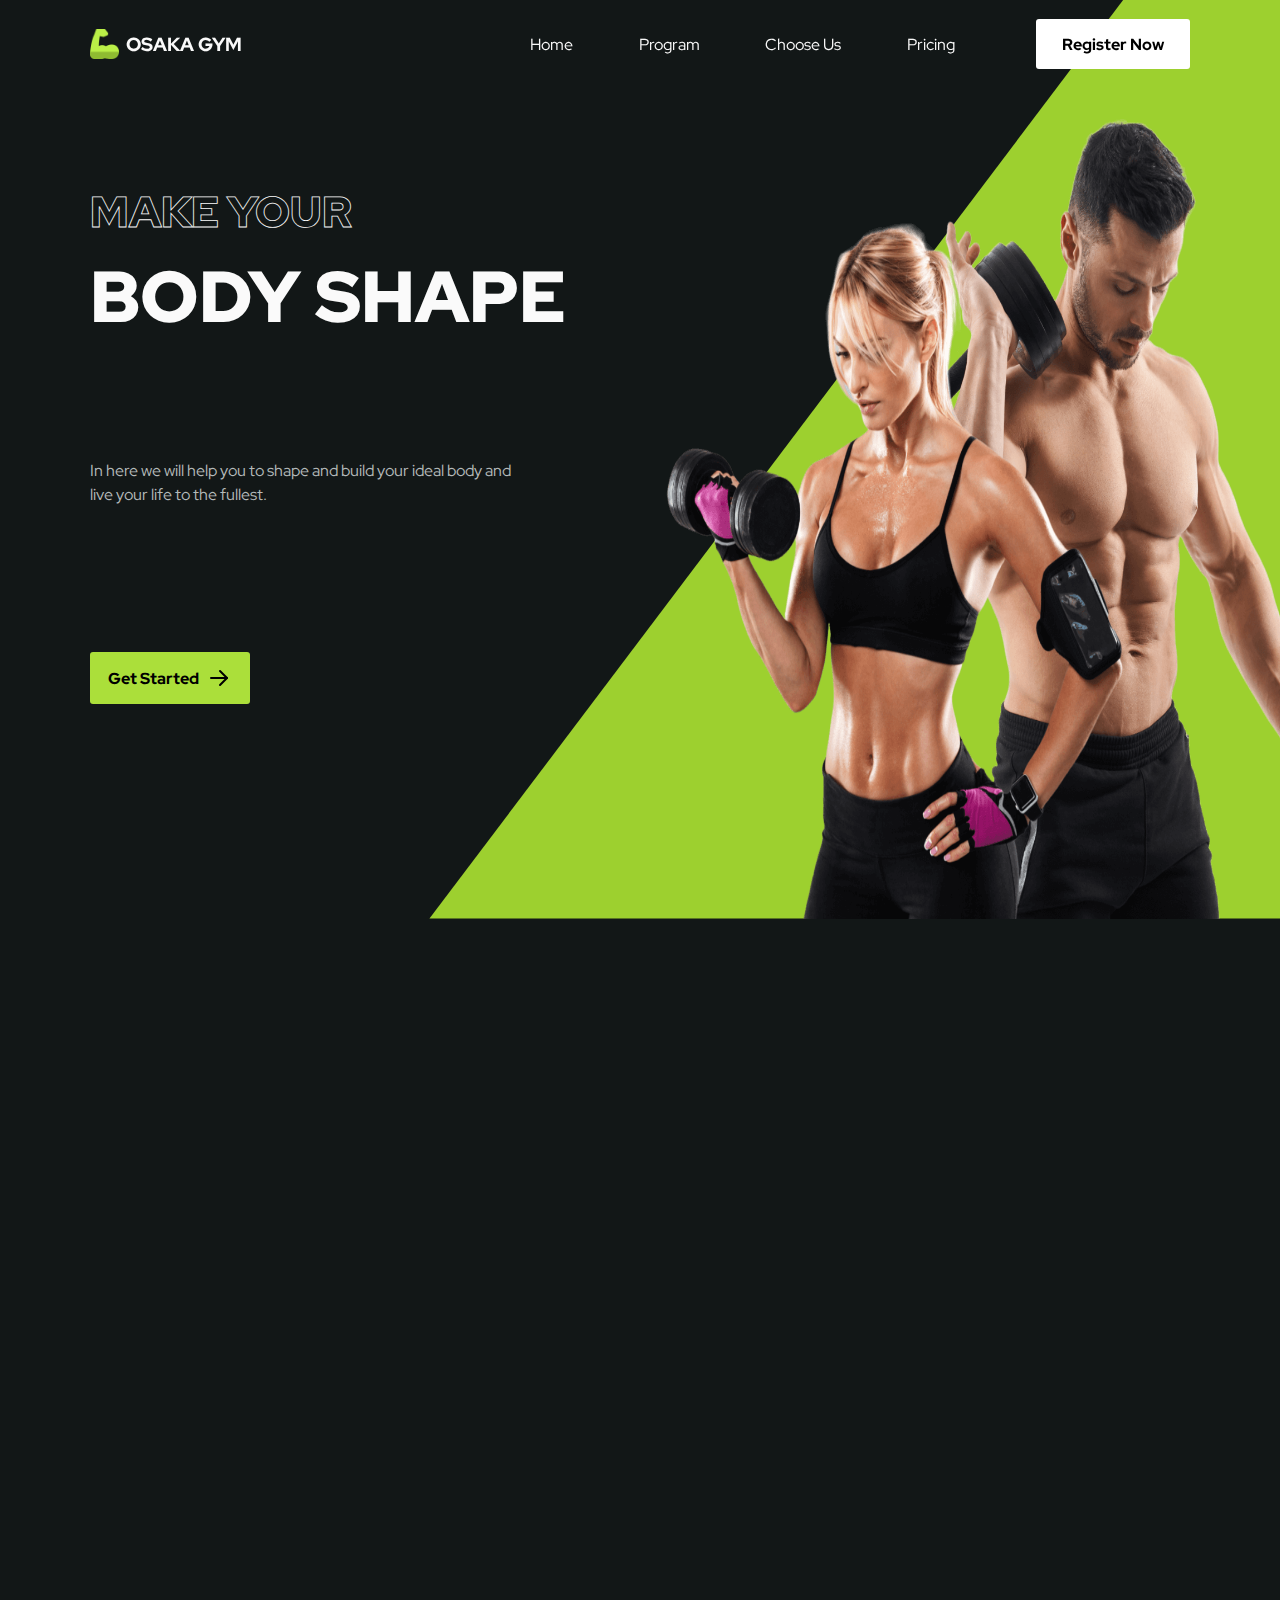
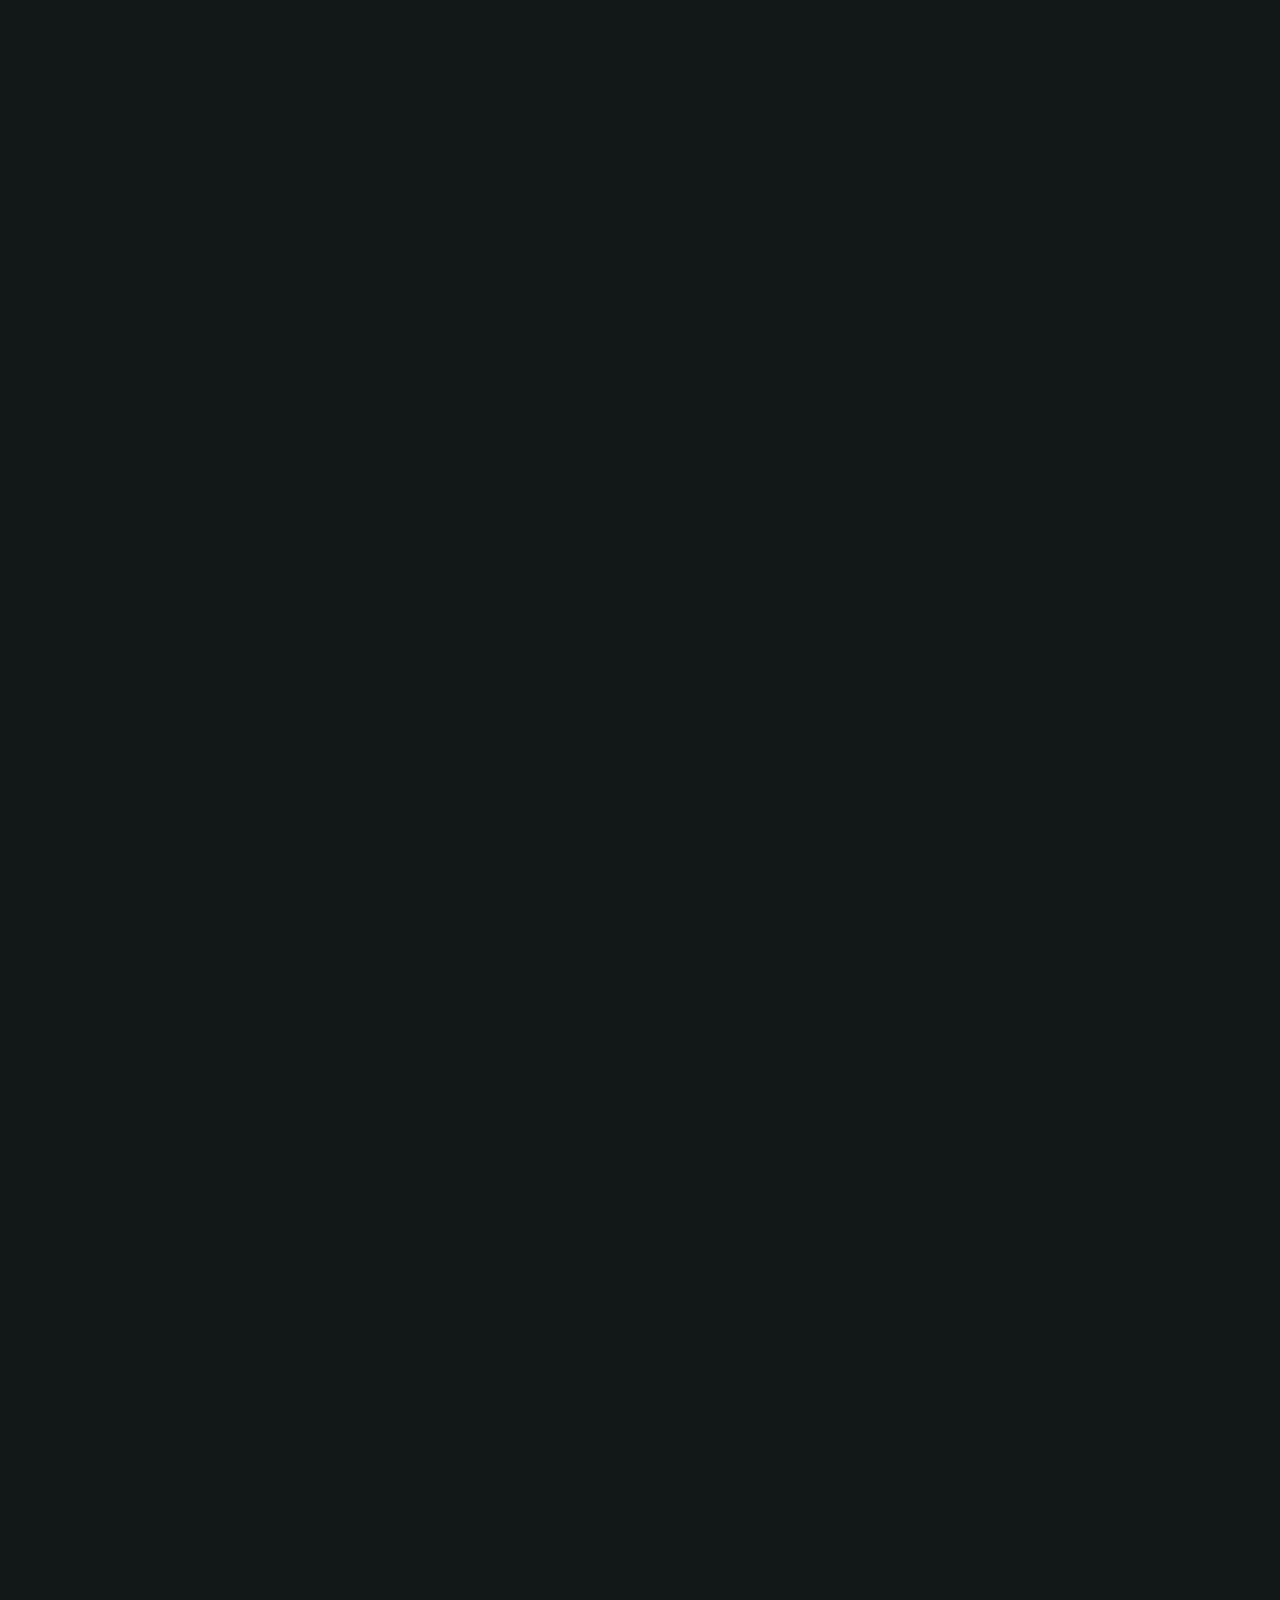
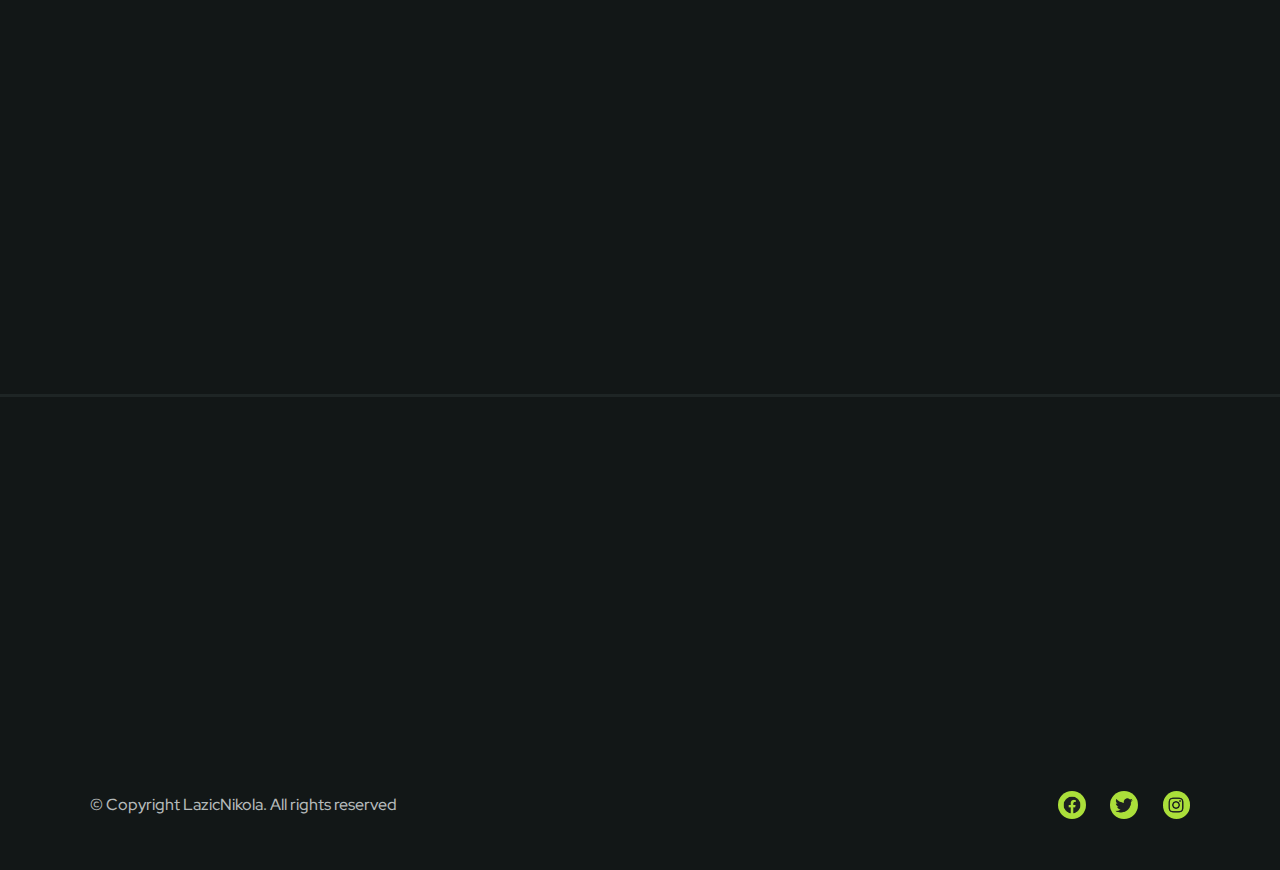
<file: index.html>
<!DOCTYPE html>
<html lang="en">
  <head>
    <meta charset="UTF-8" />
    <meta name="viewport" content="width=device-width, initial-scale=1.0" />
    <link rel="shortcut icon" href="img/favicon.png" type="image/x-icon" />
    <link rel="stylesheet" href="styles/style.css" />
    <script src="js/main.js" defer></script>
    <title>Osaka Gym</title>
  </head>
  <body>
    <!-- ============== HEADER ============== -->
    <header>
      <nav>
        <div class="logo">
          <img src="img/logo-nav.png" alt="logo image" class="gym-name-img" />
          <p class="gym-name">OSAKA GYM</p>
        </div>
        <div class="nav-menu">
          <button class="nav-menu-exit-button"></button>
          <ul>
            <li><a href="home" class="nav-home nav-link">Home</a></li>
            <li><a href="program" class="nav-program nav-link">Program</a></li>
            <li>
              <a href="choose-us" class="nav-choose-us nav-link">Choose Us</a>
            </li>
            <li>
              <a
                href="html/pricing.html"
                class="nav-pricing nav-link"
                target="_blank"
                >Pricing</a
              >
            </li>
          </ul>
          <button class="register-button">Register Now</button>
        </div>
        <button class="nav-menu-open-button"></button>
      </nav>
    </header>
    <!--==================== MAIN ====================-->
    <main>
      <!--==================== HOME ====================-->
      <div class="home">
        <div class="home-left">
          <h1><span>MAKE YOUR</span><br />BODY SHAPE</h1>
          <p>
            In here we will help you to shape and build your ideal body and live
            your life to the fullest.
          </p>
          <button class="get-started">
            Get Started
            <img
              src="img/arrow-right.svg"
              alt="arrow right"
              class="arrow-right"
            />
          </button>
        </div>
        <div class="home-right">
          <img src="img/home-img.png" alt="gym models" />
          <div class="triangle"></div>
        </div>
      </div>
      <!--==================== PARTNER LOGO ====================-->
      <div class="partner-logo main-element-bottom">
        <img src="img/logo1.png" alt="allianz logo" />
        <img src="img/logo2.png" alt="diadora logo" />
        <img src="img/logo3.png" alt="herbalife logo" />
        <img src="img/logo4.png" alt="asics logo" />
      </div>

      <!--==================== PROGRAM ====================-->
      <div class="program main-element-bottom">
        <h1 class="training-program">Our Program</h1>
        <h2 class="training-program"><span>BUILD YOUR</span> BEST BODY</h2>
        <div class="program-types">
          <div class="flex-muscle training-program">
            <div class="program-image-container">
              <img src="img/program1.png" alt="gym dumbbell" />
            </div>
            <h3>Flex Muscle</h3>
            <p>
              Creating tension that's temporarily making the muscle fibers
              smaller or contracted.
            </p>
            <a href="html/flex-muscle.html" target="_blank"
              ><button class="arrow-right-gray"></button
            ></a>
          </div>
          <div class="cardio-exercise training-program">
            <div class="program-image-container">
              <img src="img/program2.png" alt="vitality watch" />
            </div>
            <h3>Cardio Exercise</h3>
            <p>
              Exercise your heart rate up and keeps it up for a prolonged period
              of time.
            </p>
            <a href="html/cardio-exercise.html" target="_blank"
              ><button class="arrow-right-gray"></button
            ></a>
          </div>
          <div class="basic-yoga training-program">
            <div class="program-image-container">
              <img src="img/program3.png" alt="man doing yoga" />
            </div>
            <h3>Basic Yoga</h3>
            <p>
              Diaphragmatic this is the most common breathing technique you'll
              find in yoga.
            </p>
            <a href="html/basic-yoga.html" target="_blank"
              ><button class="arrow-right-gray"></button
            ></a>
          </div>
          <div class="weight-lifting training-program">
            <div class="program-image-container">
              <img src="img/program4.png" alt="gym kettlebell" />
            </div>
            <h3>Weight Lifting</h3>
            <p>
              Attempts a maximum weight single lift of a barbell loaded with
              weight plates.
            </p>
            <a href="html/weight-lifting.html" target="_blank"
              ><button class="arrow-right-gray"></button
            ></a>
          </div>
        </div>
      </div>

      <!--==================== CHOOSE US ====================-->
      <div class="choose-us">
        <div class="choose-us-left main-element-left">
          <img src="img/choose-img.png" alt="gym models" />
          <div class="triangle-second"></div>
        </div>
        <div class="choose-us-right main-element-right">
          <h1>Best Reason</h1>
          <h2><span>WHY</span> CHOOSE US?</h2>
          <p>
            Choose your favorite class and start now. Remember the only bad
            workout is the one you didn't do.
          </p>
          <div class="achievements">
            <div class="members">
              <p><span>200+</span><br />Total Members</p>
            </div>
            <div class="trainers">
              <p><span>50+</span><br />Best Trainers</p>
            </div>
            <div class="programs">
              <p><span>25+</span><br />Programs</p>
            </div>
            <div class="awards">
              <p><span>100+</span><br />Awards</p>
            </div>
          </div>
        </div>
      </div>

      <!--==================== CALCULATE ====================-->
      <div class="calculate">
        <div class="calculate-left main-element-left">
          <h1><span>CALCULATE</span> YOUR BMI</h1>
          <p>
            The body mass index (BMI) calculator calculates body mass index from
            your weight and height.
          </p>
          <form class="calculator">
            <div class="calculator-container">
              <div class="height">
                <input
                  type="number"
                  placeholder="Height"
                  id="height"
                  name="height"
                  min="1"
                />
                <label for="height">cm</label>
              </div>
              <div class="weight">
                <input
                  type="number"
                  placeholder="Weight"
                  id="weight"
                  name="weight"
                  min="1"
                />
                <label for="weight">kg</label>
              </div>
            </div>
            <button type="submit" class="calculate-button">
              Calculate Now
              <img src="img/arrow-right.svg" alt="arrow right" />
            </button>
          </form>
          <div class="bmi-message-container"><p class="bmi-message"></p></div>
        </div>
        <div class="calculate-right main-element-right">
          <img src="img/calculate-img.png" alt="female fitness model" />
        </div>
      </div>
    </main>

    <!--==================== FOOTER ====================-->
    <footer>
      <div class="footer-up">
        <div class="footer-left">
          <div class="footer-logo">
            <img src="img/logo-nav.png" alt="logo image" />
            <p>OSAKA GYM</p>
          </div>
          <p>Subscribe for company updates below.</p>
          <form class="subscribe">
            <input
              type="email"
              name="email"
              id="email"
              placeholder="Your Email"
            />
            <button type="submit" class="subscribe-button">Subscribe</button>
          </form>
          <div class="subscribe-message-container">
            <p class="subscribe-message"></p>
          </div>
        </div>
        <div class="footer-right">
          <div class="services-links footer-links">
            <h2>SERVICES</h2>
            <ul>
              <li>
                <a href="" class="footer-flex-link">Flex Muscle</a>
              </li>
              <li>
                <a href="" class="footer-cardio-link">Cardio Exercise</a>
              </li>
              <li>
                <a href="" class="footer-yoga-link">Basic Yoga</a>
              </li>
              <li>
                <a href="" class="footer-weight-link">Weight Lifting</a>
              </li>
            </ul>
          </div>
          <div class="pricing-links footer-links">
            <h2>PRICING</h2>
            <ul>
              <li><a href="html/pricing.html" target="_blank">Basic</a></li>
              <li>
                <a href="html/pricing.html" target="_blank">Premium</a>
              </li>
              <li>
                <a href="html/pricing.html" target="_blank">Diamond</a>
              </li>
            </ul>
          </div>
          <div class="company-links footer-links">
            <h2>COMPANY</h2>
            <ul>
              <li><a href="">About Us</a></li>
              <li><a href="">Careers</a></li>
              <li><a href="">Customers</a></li>
              <li><a href="">Partners</a></li>
            </ul>
          </div>
        </div>
      </div>
      <div class="footer-down">
        <p>&copy Copyright LazicNikola. All rights reserved</p>
        <ul class="social-network">
          <li class="social-network-logo-container">
            <a href="https://www.facebook.com/?locale=sr_RS" target="_blank"
              ><img src="img/facebook.png" alt="facebook logo"
            /></a>
          </li>
          <li class="social-network-logo-container">
            <a href="https://x.com/" target="_blank"
              ><img src="img/twitter.png" alt="twitter logo"
            /></a>
          </li>
          <li class="social-network-logo-container">
            <a href="https://www.instagram.com/" target="_blank"
              ><img src="img/instagram.png" alt="instagram logo"
            /></a>
          </li>
        </ul>
      </div>
    </footer>
    <button class="scroll-up"></button>
    <div class="nav-bar-exit-background"></div>
    <div class="register-form">
      <form>
        <input
          type="text"
          placeholder="First Name"
          name="first-name"
          id="first-name"
          class="register-input"
        />
        <input
          type="text"
          placeholder="Last Name"
          name="last-name"
          id="last-name"
          class="register-input"
        />
        <input
          type="email"
          name="register-email"
          id="register-email"
          placeholder="Email"
        />
        <div class="register-message-container">
          <p class="register-message"></p>
        </div>
        <button class="submit-register-button" type="submit">Register</button>
      </form>
    </div>
  </body>
</html>
</file>
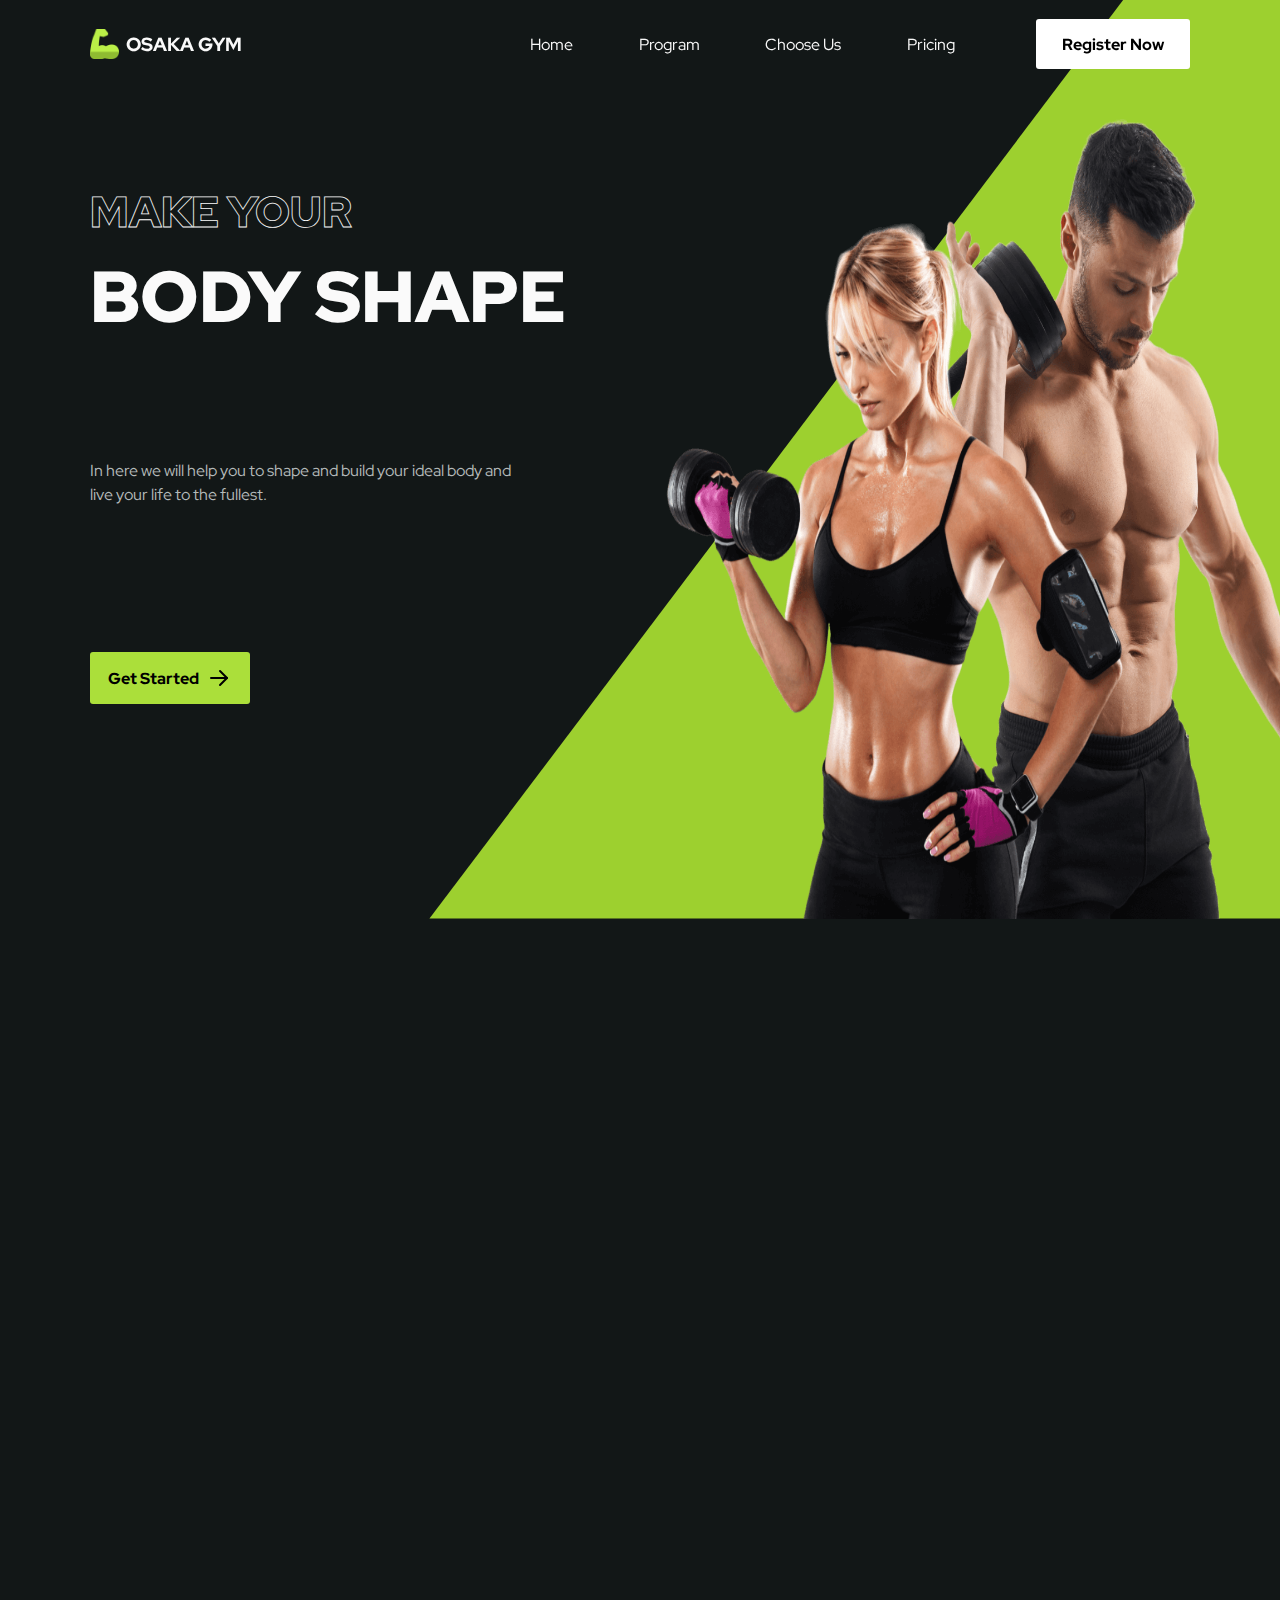
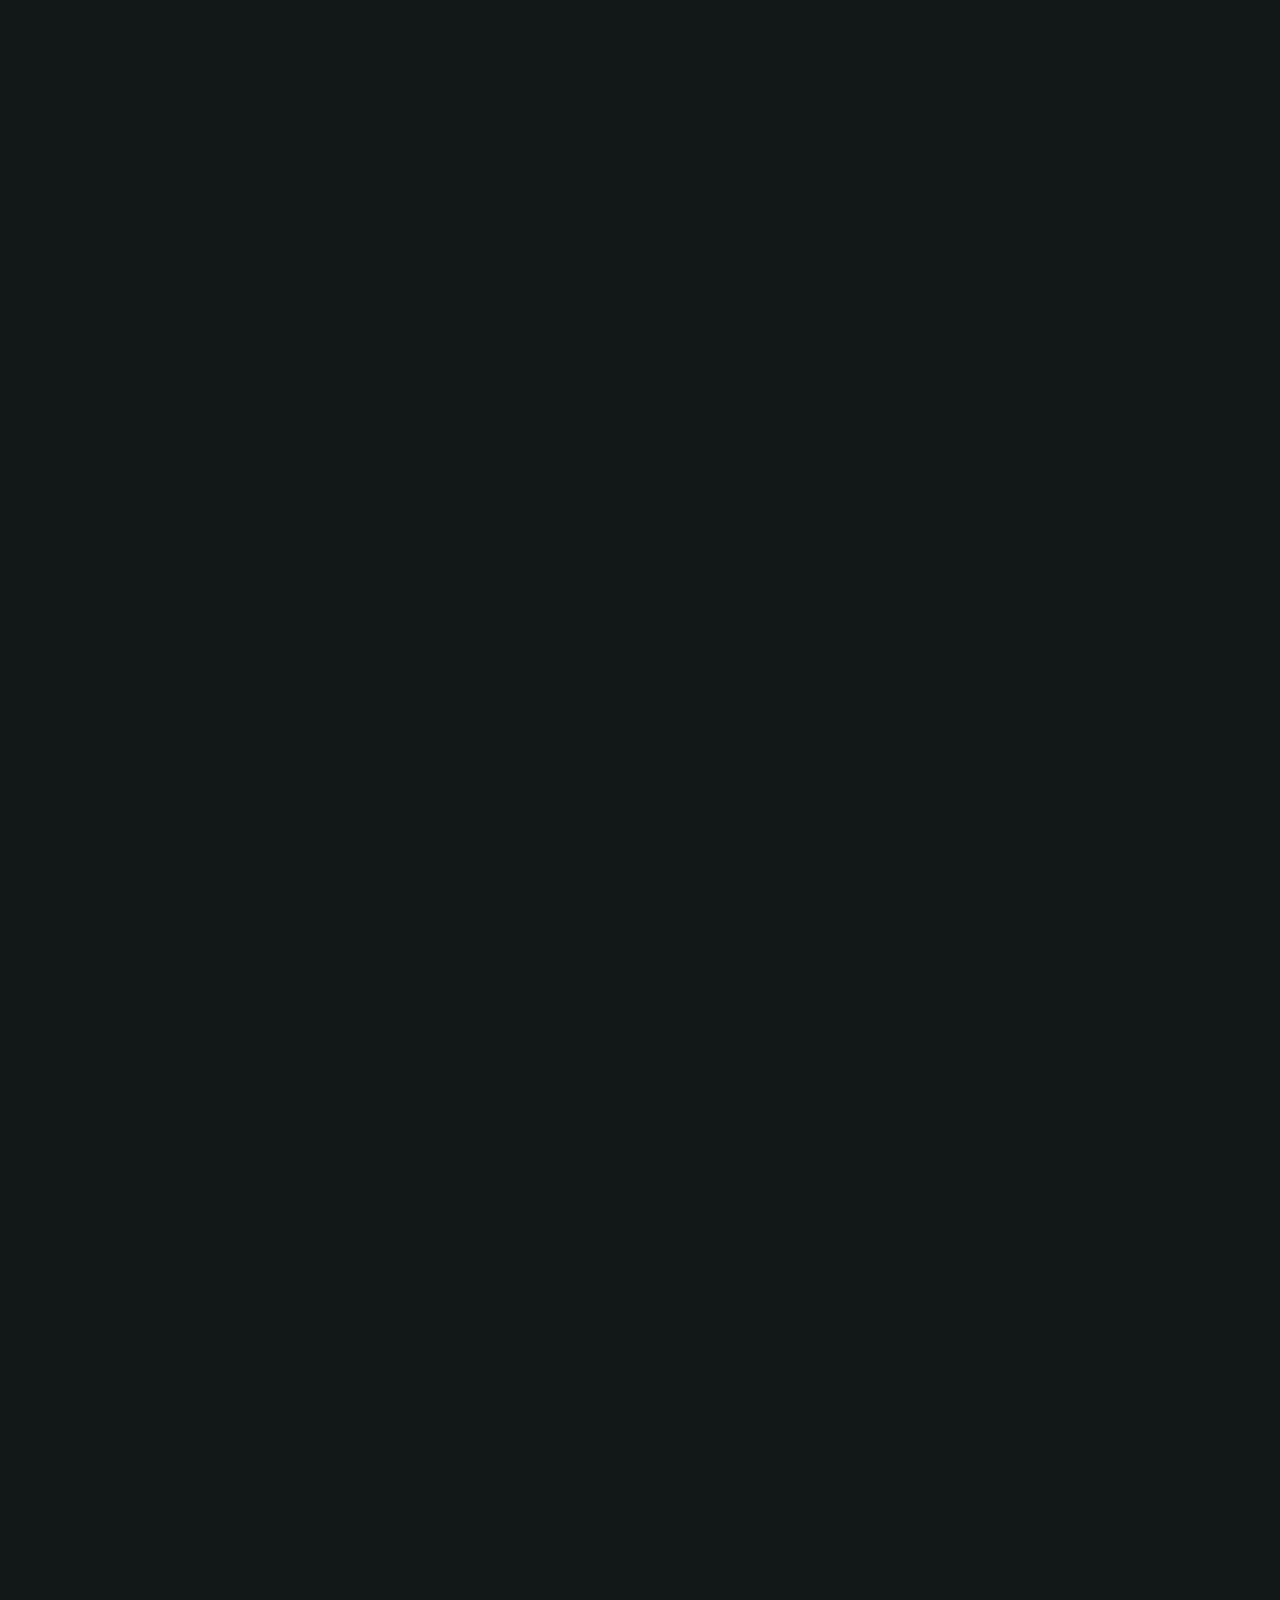
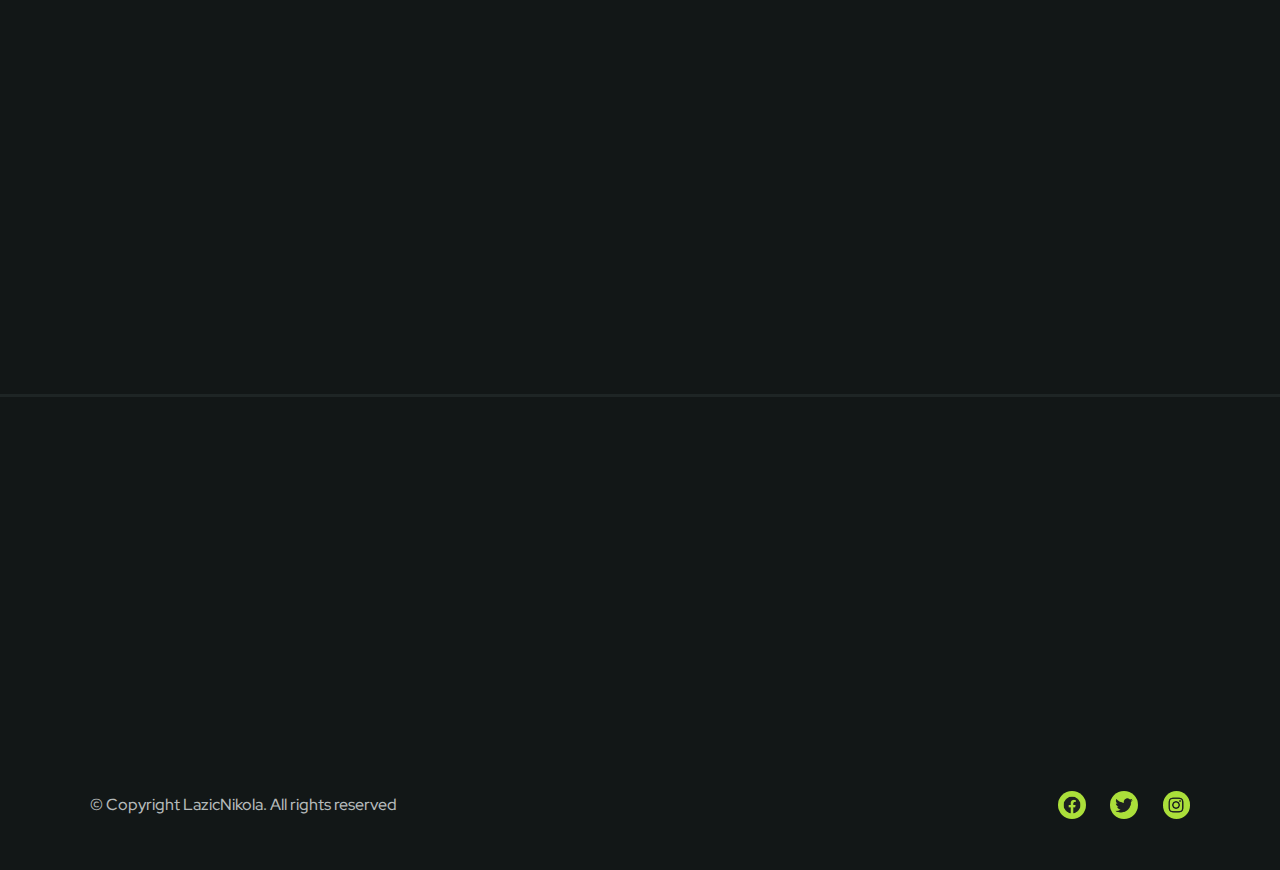
<file: html/index.html>
<!DOCTYPE html>
<html lang="en">
  <head>
    <meta charset="UTF-8" />
    <meta name="viewport" content="width=device-width, initial-scale=1.0" />
    <link rel="shortcut icon" href="../img/favicon.png" type="image/x-icon" />
    <link rel="stylesheet" href="../styles/style.css" />
    <script src="../js/main.js" defer></script>
    <title>Osaka Gym</title>
  </head>
  <body>
    <!-- ============== HEADER ============== -->
    <header>
      <nav>
        <div class="logo">
          <img
            src="../img/logo-nav.png"
            alt="logo image"
            class="gym-name-img"
          />
          <p class="gym-name">OSAKA GYM</p>
        </div>
        <div class="nav-menu">
          <button class="nav-menu-exit-button"></button>
          <ul>
            <li><a href="home" class="nav-home nav-link">Home</a></li>
            <li><a href="program" class="nav-program nav-link">Program</a></li>
            <li>
              <a href="choose-us" class="nav-choose-us nav-link">Choose Us</a>
            </li>
            <li>
              <a
                href="../html/pricing.html"
                class="nav-pricing nav-link"
                target="_blank"
                >Pricing</a
              >
            </li>
          </ul>
          <button class="register-button">Register Now</button>
        </div>
        <button class="nav-menu-open-button"></button>
      </nav>
    </header>
    <!--==================== MAIN ====================-->
    <main>
      <!--==================== HOME ====================-->
      <div class="home">
        <div class="home-left">
          <h1><span>MAKE YOUR</span><br />BODY SHAPE</h1>
          <p>
            In here we will help you to shape and build your ideal body and live
            your life to the fullest.
          </p>
          <button class="get-started">
            Get Started
            <img
              src="../img/arrow-right.svg"
              alt="arrow right"
              class="arrow-right"
            />
          </button>
        </div>
        <div class="home-right">
          <img src="../img/home-img.png" alt="gym models" />
          <div class="triangle"></div>
        </div>
      </div>
      <!--==================== PARTNER LOGO ====================-->
      <div class="partner-logo main-element-bottom">
        <img src="../img/logo1.png" alt="allianz logo" />
        <img src="../img/logo2.png" alt="diadora logo" />
        <img src="../img/logo3.png" alt="herbalife logo" />
        <img src="../img/logo4.png" alt="asics logo" />
      </div>

      <!--==================== PROGRAM ====================-->
      <div class="program main-element-bottom">
        <h1 class="training-program">Our Program</h1>
        <h2 class="training-program"><span>BUILD YOUR</span> BEST BODY</h2>
        <div class="program-types">
          <div class="flex-muscle training-program">
            <div class="program-image-container">
              <img src="../img/program1.png" alt="gym dumbbell" />
            </div>
            <h3>Flex Muscle</h3>
            <p>
              Creating tension that's temporarily making the muscle fibers
              smaller or contracted.
            </p>
            <a href="flex-muscle.html" target="_blank"
              ><button class="arrow-right-gray"></button
            ></a>
          </div>
          <div class="cardio-exercise training-program">
            <div class="program-image-container">
              <img src="../img/program2.png" alt="vitality watch" />
            </div>
            <h3>Cardio Exercise</h3>
            <p>
              Exercise your heart rate up and keeps it up for a prolonged period
              of time.
            </p>
            <a href="cardio-exercise.html" target="_blank"
              ><button class="arrow-right-gray"></button
            ></a>
          </div>
          <div class="basic-yoga training-program">
            <div class="program-image-container">
              <img src="../img/program3.png" alt="man doing yoga" />
            </div>
            <h3>Basic Yoga</h3>
            <p>
              Diaphragmatic this is the most common breathing technique you'll
              find in yoga.
            </p>
            <a href="basic-yoga.html" target="_blank"
              ><button class="arrow-right-gray"></button
            ></a>
          </div>
          <div class="weight-lifting training-program">
            <div class="program-image-container">
              <img src="../img/program4.png" alt="gym kettlebell" />
            </div>
            <h3>Weight Lifting</h3>
            <p>
              Attempts a maximum weight single lift of a barbell loaded with
              weight plates.
            </p>
            <a href="weight-lifting.html" target="_blank"
              ><button class="arrow-right-gray"></button
            ></a>
          </div>
        </div>
      </div>

      <!--==================== CHOOSE US ====================-->
      <div class="choose-us">
        <div class="choose-us-left main-element-left">
          <img src="../img/choose-img.png" alt="gym models" />
          <div class="triangle-second"></div>
        </div>
        <div class="choose-us-right main-element-right">
          <h1>Best Reason</h1>
          <h2><span>WHY</span> CHOOSE US?</h2>
          <p>
            Choose your favorite class and start now. Remember the only bad
            workout is the one you didn't do.
          </p>
          <div class="achievements">
            <div class="members">
              <p><span>200+</span><br />Total Members</p>
            </div>
            <div class="trainers">
              <p><span>50+</span><br />Best Trainers</p>
            </div>
            <div class="programs">
              <p><span>25+</span><br />Programs</p>
            </div>
            <div class="awards">
              <p><span>100+</span><br />Awards</p>
            </div>
          </div>
        </div>
      </div>

      <!--==================== CALCULATE ====================-->
      <div class="calculate">
        <div class="calculate-left main-element-left">
          <h1><span>CALCULATE</span> YOUR BMI</h1>
          <p>
            The body mass index (BMI) calculator calculates body mass index from
            your weight and height.
          </p>
          <form class="calculator">
            <div class="calculator-container">
              <div class="height">
                <input
                  type="number"
                  placeholder="Height"
                  id="height"
                  name="height"
                  min="1"
                />
                <label for="height">cm</label>
              </div>
              <div class="weight">
                <input
                  type="number"
                  placeholder="Weight"
                  id="weight"
                  name="weight"
                  min="1"
                />
                <label for="weight">kg</label>
              </div>
            </div>
            <button type="submit" class="calculate-button">
              Calculate Now
              <img src="../img/arrow-right.svg" alt="arrow right" />
            </button>
          </form>
          <div class="bmi-message-container"><p class="bmi-message"></p></div>
        </div>
        <div class="calculate-right main-element-right">
          <img src="../img/calculate-img.png" alt="female fitness model" />
        </div>
      </div>
    </main>

    <!--==================== FOOTER ====================-->
    <footer>
      <div class="footer-up">
        <div class="footer-left">
          <div class="footer-logo">
            <img src="../img/logo-nav.png" alt="logo image" />
            <p>OSAKA GYM</p>
          </div>
          <p>Subscribe for company updates below.</p>
          <form class="subscribe">
            <input
              type="email"
              name="email"
              id="email"
              placeholder="Your Email"
            />
            <button type="submit" class="subscribe-button">Subscribe</button>
          </form>
          <div class="subscribe-message-container">
            <p class="subscribe-message"></p>
          </div>
        </div>
        <div class="footer-right">
          <div class="services-links footer-links">
            <h2>SERVICES</h2>
            <ul>
              <li>
                <a href="" class="footer-flex-link">Flex Muscle</a>
              </li>
              <li>
                <a href="" class="footer-cardio-link">Cardio Exercise</a>
              </li>
              <li>
                <a href="" class="footer-yoga-link">Basic Yoga</a>
              </li>
              <li>
                <a href="" class="footer-weight-link">Weight Lifting</a>
              </li>
            </ul>
          </div>
          <div class="pricing-links footer-links">
            <h2>PRICING</h2>
            <ul>
              <li><a href="../html/pricing.html" target="_blank">Basic</a></li>
              <li>
                <a href="../html/pricing.html" target="_blank">Premium</a>
              </li>
              <li>
                <a href="../html/pricing.html" target="_blank">Diamond</a>
              </li>
            </ul>
          </div>
          <div class="company-links footer-links">
            <h2>COMPANY</h2>
            <ul>
              <li><a href="">About Us</a></li>
              <li><a href="">Careers</a></li>
              <li><a href="">Customers</a></li>
              <li><a href="">Partners</a></li>
            </ul>
          </div>
        </div>
      </div>
      <div class="footer-down">
        <p>&copy Copyright LazicNikola. All rights reserved</p>
        <ul class="social-network">
          <li class="social-network-logo-container">
            <a href="https://www.facebook.com/?locale=sr_RS" target="_blank"
              ><img src="../img/facebook.png" alt="facebook logo"
            /></a>
          </li>
          <li class="social-network-logo-container">
            <a href="https://x.com/" target="_blank"
              ><img src="../img/twitter.png" alt="twitter logo"
            /></a>
          </li>
          <li class="social-network-logo-container">
            <a href="https://www.instagram.com/" target="_blank"
              ><img src="../img/instagram.png" alt="instagram logo"
            /></a>
          </li>
        </ul>
      </div>
    </footer>
    <button class="scroll-up"></button>
    <div class="nav-bar-exit-background"></div>
    <div class="register-form">
      <form>
        <input
          type="text"
          placeholder="First Name"
          name="first-name"
          id="first-name"
          class="register-input"
        />
        <input
          type="text"
          placeholder="Last Name"
          name="last-name"
          id="last-name"
          class="register-input"
        />
        <input
          type="email"
          name="register-email"
          id="register-email"
          placeholder="Email"
        />
        <div class="register-message-container">
          <p class="register-message"></p>
        </div>
        <button class="submit-register-button" type="submit">Register</button>
      </form>
    </div>
  </body>
</html>
</file>
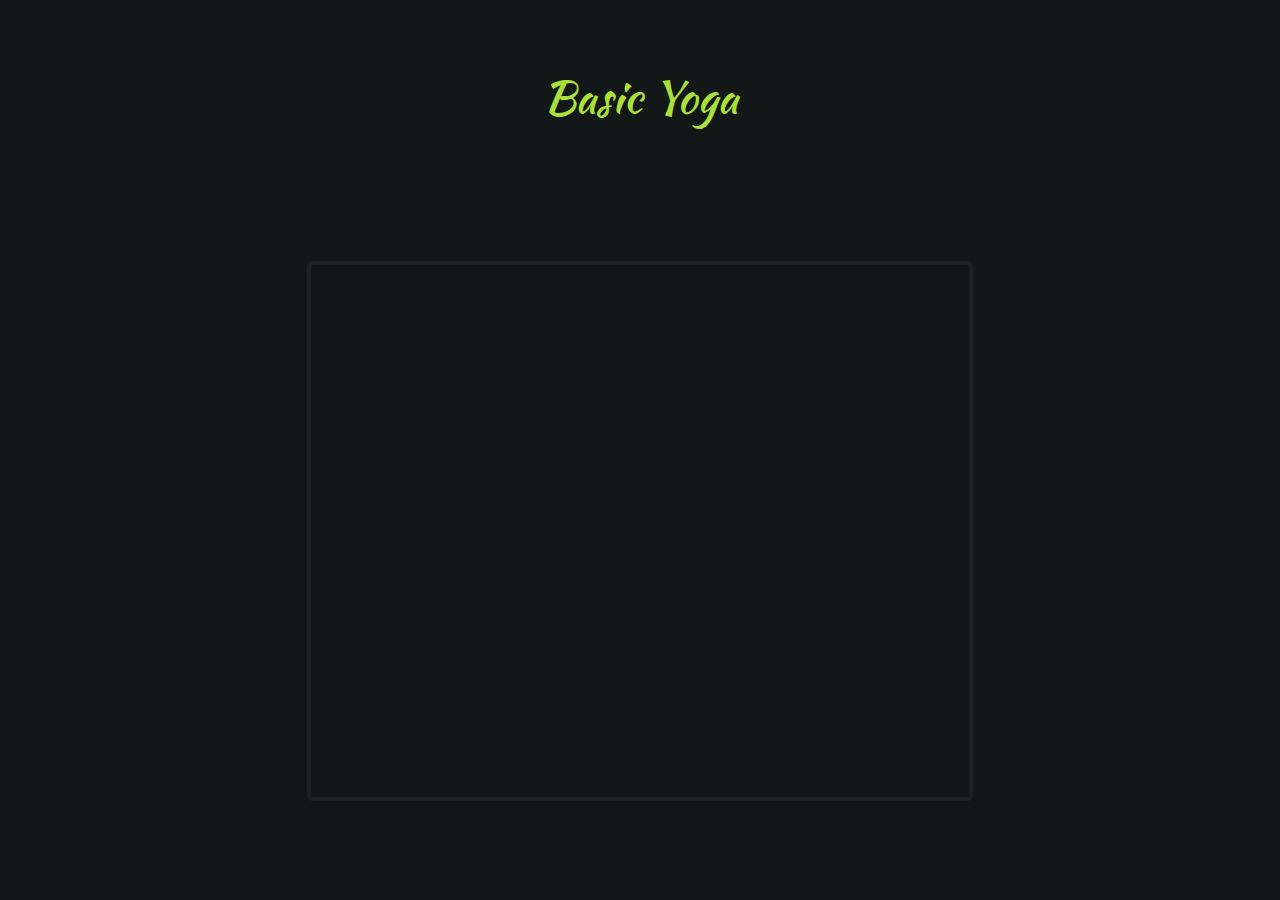
<file: html/basic-yoga.html>
<!DOCTYPE html>
<html lang="en">
  <head>
    <meta charset="UTF-8" />
    <meta name="viewport" content="width=device-width, initial-scale=1.0" />
    <title>Basic Yoga</title>
    <link rel="shortcut icon" href="../img/favicon.png" type="image/x-icon" />
    <link rel="stylesheet" href="../styles/style.css" />
    <script src="../js/other-pages.js" defer></script>
  </head>
  <body class="training-page">
    <h1 class="training-heading">Basic Yoga</h1>
    <iframe
      class="training-video"
      src="https://www.youtube.com/embed/sTANio_2E0Q?si=xi4DfIYfjLs5dhMa"
      title="YouTube video player"
      frameborder="0"
      allow="accelerometer; autoplay; clipboard-write; encrypted-media; gyroscope; picture-in-picture; web-share"
      referrerpolicy="strict-origin-when-cross-origin"
      allowfullscreen
    ></iframe>
  </body>
</html>
</file>
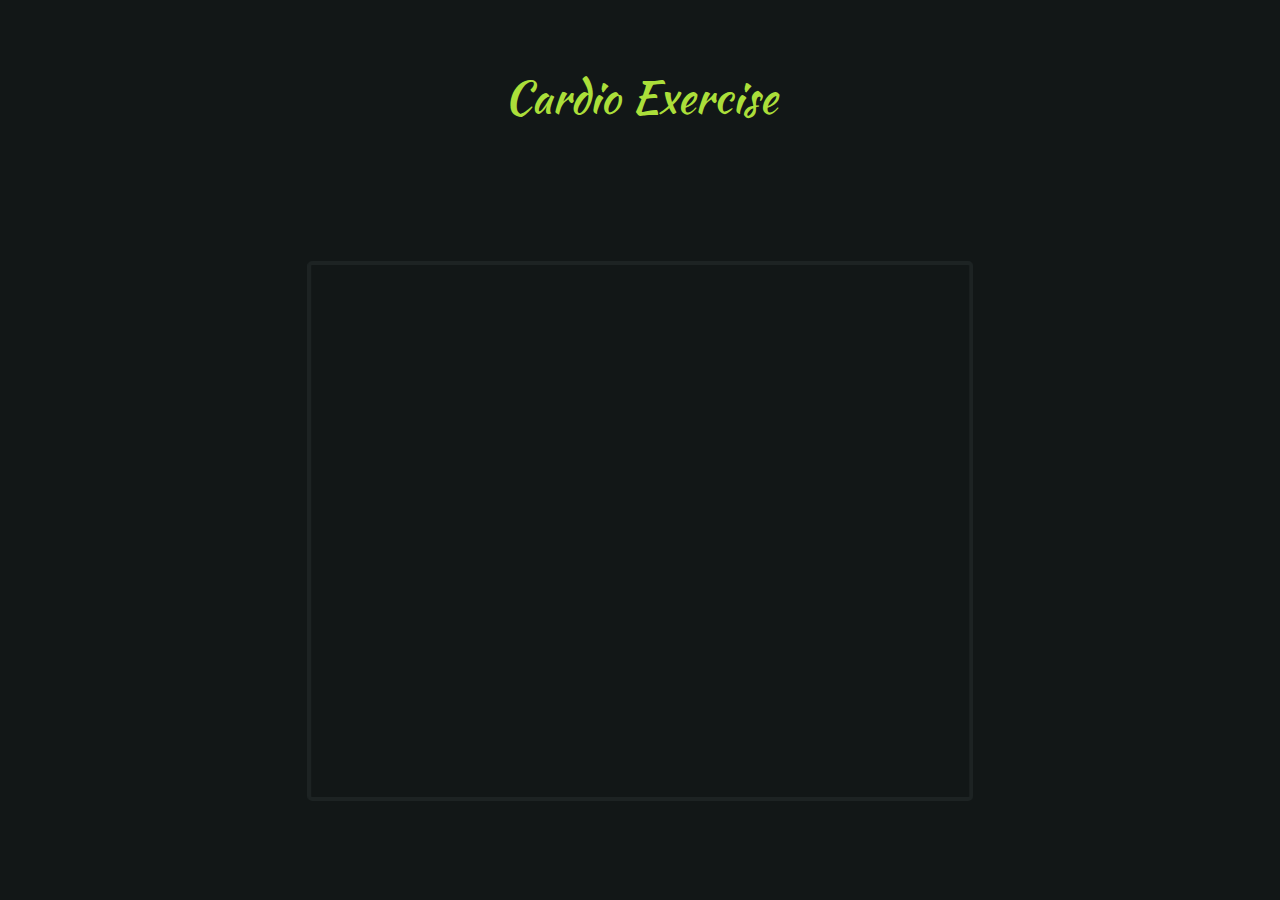
<file: html/cardio-exercise.html>
<!DOCTYPE html>
<html lang="en">
  <head>
    <meta charset="UTF-8" />
    <meta name="viewport" content="width=device-width, initial-scale=1.0" />
    <title>Cardio Exercise</title>
    <link rel="shortcut icon" href="../img/favicon.png" type="image/x-icon" />
    <link rel="stylesheet" href="../styles/style.css" />
    <script src="../js/other-pages.js" defer></script>
  </head>
  <body class="training-page">
    <h1 class="training-heading">Cardio Exercise</h1>
    <iframe
      class="training-video"
      src="https://www.youtube.com/embed/9rKtfaZCkZQ?si=XWEmZrb0eCBGqrOF"
      title="YouTube video player"
      frameborder="0"
      allow="accelerometer; autoplay; clipboard-write; encrypted-media; gyroscope; picture-in-picture; web-share"
      referrerpolicy="strict-origin-when-cross-origin"
      allowfullscreen
    ></iframe>
  </body>
</html>
</file>
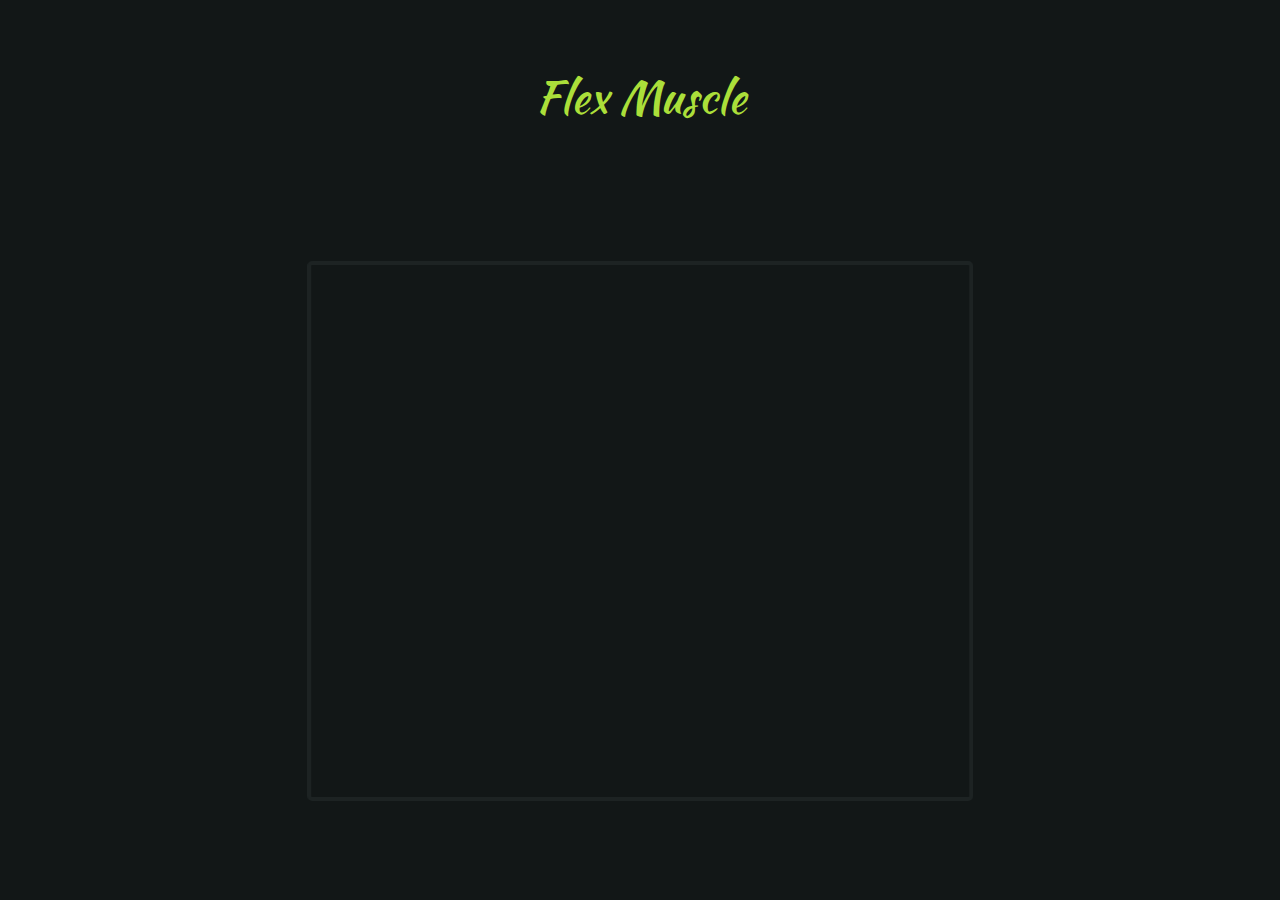
<file: html/flex-muscle.html>
<!DOCTYPE html>
<html lang="en">
  <head>
    <meta charset="UTF-8" />
    <meta name="viewport" content="width=device-width, initial-scale=1.0" />
    <title>Flex Muscle</title>
    <link rel="shortcut icon" href="../img/favicon.png" type="image/x-icon" />
    <link rel="stylesheet" href="../styles/style.css" />
    <script src="../js/other-pages.js" defer></script>
  </head>
  <body class="training-page">
    <h1 class="training-heading">Flex Muscle</h1>
    <iframe
      class="training-video"
      src="https://www.youtube.com/embed/eTxO5ZMxcsc?si=2Bi02t_prphs88Ur"
      title="YouTube video player"
      frameborder="0"
      allow="accelerometer; autoplay; clipboard-write; encrypted-media; gyroscope; picture-in-picture; web-share"
      referrerpolicy="strict-origin-when-cross-origin"
      allowfullscreen
    ></iframe>
  </body>
</html>
</file>
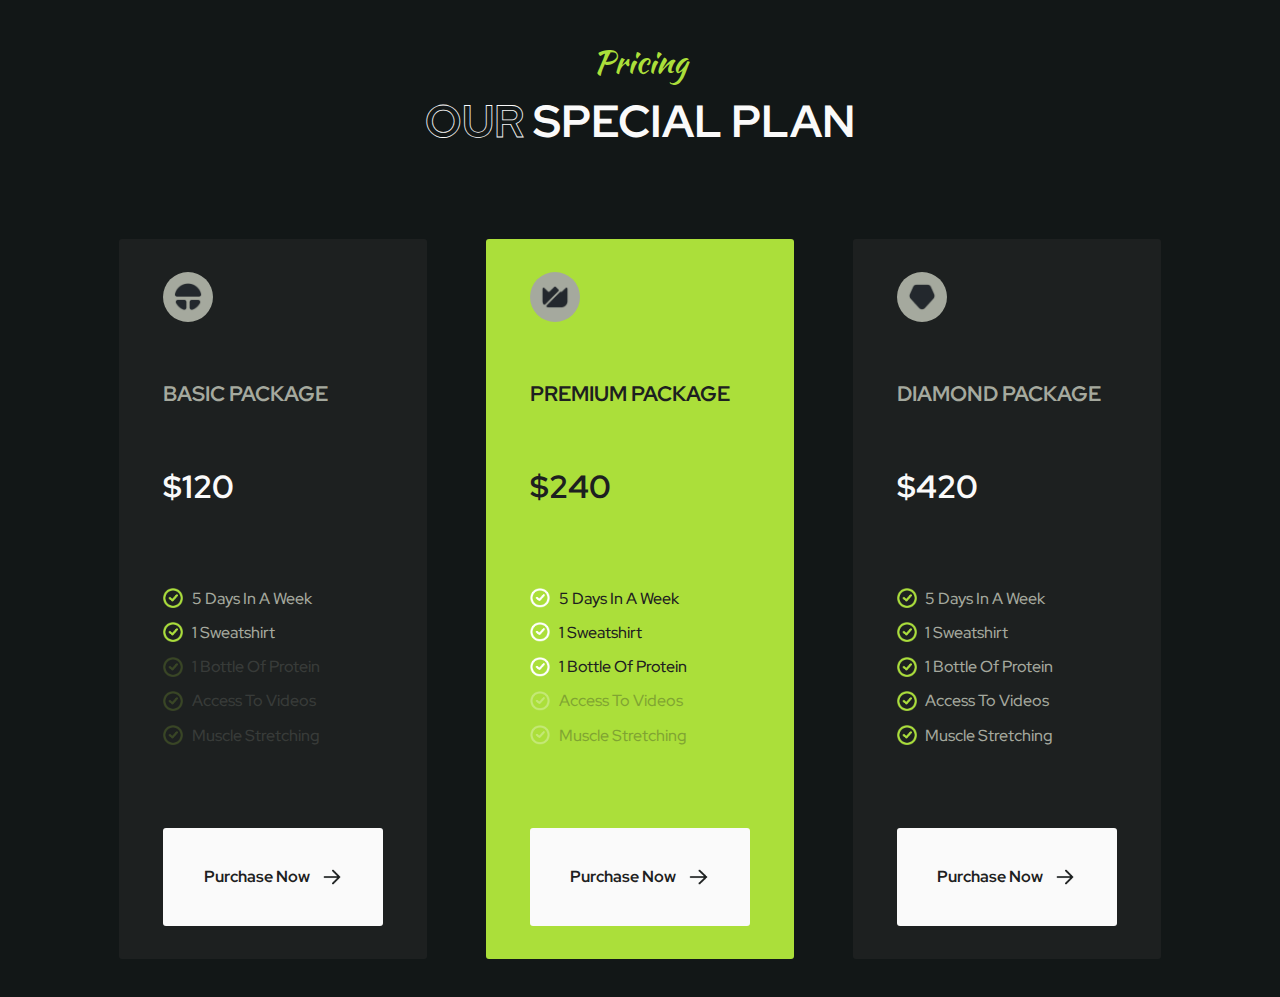
<file: html/pricing.html>
<!DOCTYPE html>
<html lang="en">
  <head>
    <meta charset="UTF-8" />
    <meta name="viewport" content="width=device-width, initial-scale=1.0" />
    <title>Pricing</title>
    <link rel="stylesheet" href="../styles/style.css" />
    <link rel="shortcut icon" href="../img/favicon.png" type="image/x-icon" />
    <script src="../js/other-pages.js" defer></script>
  </head>
  <body class="pricing-page">
    <h1 class="pricing-h-first">Pricing</h1>
    <h2 class="pricing-h-second"><span>OUR</span> SPECIAL PLAN</h2>
    <div class="packages">
      <div class="basic">
        <div class="pricing-image-container">
          <img src="../img/pricing1.png" alt="package icon" />
        </div>
        <h3>BASIC PACKAGE</h3>
        <p class="price">$120</p>
        <div class="offer">
          <p>5 Days In A Week</p>
          <p>1 Sweatshirt</p>
          <p>1 Bottle Of Protein</p>
          <p>Access To Videos</p>
          <p>Muscle Stretching</p>
        </div>
        <button>
          Purchase Now
          <img src="../img/arrow-right-gray.png" alt="arrow right gray" />
        </button>
      </div>

      <div class="premium">
        <div class="pricing-image-container">
          <img src="../img/pricing2.png" alt="package icon" />
        </div>
        <h3>PREMIUM PACKAGE</h3>
        <p class="price">$240</p>
        <div class="offer">
          <p>5 Days In A Week</p>
          <p>1 Sweatshirt</p>
          <p>1 Bottle Of Protein</p>
          <p>Access To Videos</p>
          <p>Muscle Stretching</p>
        </div>
        <button>
          Purchase Now
          <img src="../img/arrow-right-gray.png" alt="arrow right gray" />
        </button>
      </div>

      <div class="diamond">
        <div class="pricing-image-container">
          <img src="../img/pricing3.png" alt="package icon" />
        </div>
        <h3>DIAMOND PACKAGE</h3>
        <p class="price">$420</p>
        <div class="offer">
          <p>5 Days In A Week</p>
          <p>1 Sweatshirt</p>
          <p>1 Bottle Of Protein</p>
          <p>Access To Videos</p>
          <p>Muscle Stretching</p>
        </div>
        <button>
          Purchase Now
          <img src="../img/arrow-right-gray.png" alt="arrow right gray" />
        </button>
      </div>
    </div>
  </body>
</html>
</file>
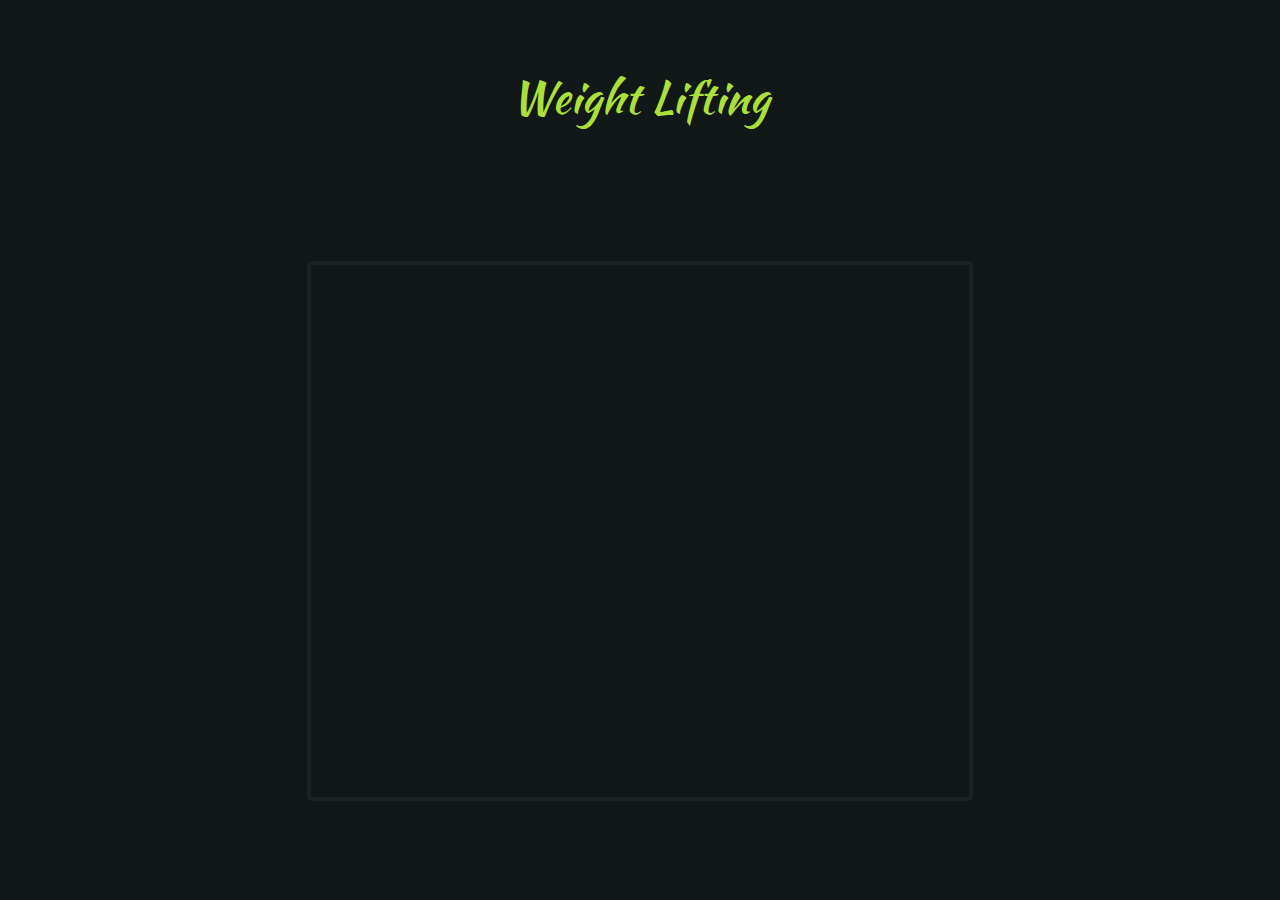
<file: html/weight-lifting.html>
<!DOCTYPE html>
<html lang="en">
  <head>
    <meta charset="UTF-8" />
    <meta name="viewport" content="width=device-width, initial-scale=1.0" />
    <title>Weight Lifting</title>
    <link rel="shortcut icon" href="../img/favicon.png" type="image/x-icon" />
    <link rel="stylesheet" href="../styles/style.css" />
    <script src="../js/other-pages.js" defer></script>
  </head>
  <body class="training-page">
    <h1 class="training-heading">Weight Lifting</h1>
    <iframe
      class="training-video"
      src="https://www.youtube.com/embed/3HK43u8w0zM?si=WZaqnIDSJ4JMRz6U"
      title="YouTube video player"
      frameborder="0"
      allow="accelerometer; autoplay; clipboard-write; encrypted-media; gyroscope; picture-in-picture; web-share"
      referrerpolicy="strict-origin-when-cross-origin"
      allowfullscreen
    ></iframe>
  </body>
</html>
</file>
<file: styles/style.css>
@import url("https://fonts.googleapis.com/css2?family=Kaushan+Script&family=Red+Hat+Display:ital,wght@0,300..900;1,300..900&display=swap");
* {
  box-sizing: border-box;
  margin: 0;
  padding: 0;
}

html {
  font-family: "Red Hat Display", sans-serif;
  overflow-x: hidden;
}

body {
  background-color: hsl(180, 12%, 8%);
  overflow-x: hidden;
}

header {
  position: fixed;
  top: 0;
  padding: 0.5% 0;
  z-index: 20;
  width: 100%;
  transition: all ease-out 0.5s;
}
header nav {
  width: 100%;
  display: flex;
  justify-content: space-between;
  align-items: center;
  color: hsl(180, 4%, 98%);
  padding: 1% 7%;
}
header nav .logo {
  display: flex;
  align-items: center;
}
header nav .logo img {
  width: 12%;
  height: 80%;
  margin-right: 3%;
}
header nav .logo img:hover {
  cursor: pointer;
}
header nav .logo p {
  font-size: 1.2rem;
  font-weight: 800;
}
header nav .logo p:hover {
  cursor: pointer;
}
header nav .nav-menu {
  display: flex;
  justify-content: space-between;
  width: 60%;
}
header nav .nav-menu .nav-menu-exit-button {
  all: unset;
  background-image: url("../img/output-onlinepngtools.png");
  background-size: cover;
  width: 20px;
  height: 20px;
  display: none;
}
header nav .nav-menu .nav-menu-exit-button:hover {
  cursor: pointer;
}
header nav .nav-menu ul {
  display: flex;
  width: 80%;
  gap: 15%;
}
header nav .nav-menu ul li {
  list-style-type: none;
  display: flex;
  align-items: center;
}
header nav .nav-menu ul li a {
  text-decoration: none;
  color: hsl(180, 4%, 98%);
}
header nav .nav-menu ul li a:hover {
  color: hsl(79, 72%, 55%);
  transition: ease-out 0.15s;
}
header nav .nav-menu .register-button {
  all: unset;
  color: black;
  font-weight: 800;
  text-align: center;
  padding: 0.9rem;
  width: 8.2rem;
  border-radius: 3px;
  background-color: white;
}
header nav .nav-menu .register-button:hover {
  cursor: pointer;
  transition: ease-out 0.2s;
}
header nav .nav-menu .register-button:hover {
  background-color: hsl(79, 72%, 55%);
}
header nav .nav-menu .register-button:active {
  background-color: white;
  transition-duration: 0s;
}
header nav .nav-menu-open-button {
  all: unset;
  background-image: url("../img/download.svg");
  background-size: cover;
  width: 35px;
  height: 35px;
  display: none;
  z-index: 9;
}
header nav .nav-menu-open-button:hover {
  cursor: pointer;
  background-color: rgba(255, 255, 255, 0.568);
  transition: background-color ease-out 0.2s;
  border-radius: 10px;
}
header nav .nav-menu-open-button:active {
  background-color: white;
  transition: 0s;
}

.show-top-header {
  background-color: hsla(180, 12%, 8%, 0.938);
  border-bottom: 3px solid hsla(180, 9%, 13%, 0.938);
  transition: all ease-out 0.5s;
}

main {
  padding: 12% 7% 0 7%;
  width: 100%;
}
main .home {
  height: 90vh;
  width: 100%;
  position: relative;
  scroll-margin-top: 22vh;
}
main .home .home-left {
  width: 65%;
  height: 72%;
  display: flex;
  flex-direction: column;
  justify-content: space-between;
  position: absolute;
  z-index: 2;
  left: -20%;
  opacity: 0;
  visibility: hidden;
}
main .home .home-left h1 {
  color: hsl(180, 4%, 98%);
  width: 100%;
  font-weight: 900;
  font-size: 5.8rem;
  margin-bottom: -4%;
}
main .home .home-left h1 span {
  -webkit-text-stroke: 0.05rem hsl(180, 4%, 98%);
  color: transparent;
}
main .home .home-left h1 span {
  font-size: 3.6rem;
}
main .home .home-left p {
  color: hsl(180, 4%, 72%);
  width: 60%;
  line-height: 1.5rem;
}
main .home .home-left button {
  all: unset;
  color: black;
  font-weight: 800;
  text-align: center;
  padding: 0.9rem;
  width: 8.2rem;
  border-radius: 3px;
  background-color: hsl(79, 72%, 55%);
  display: flex;
  align-items: center;
  justify-content: space-around;
}
main .home .home-left button:hover {
  cursor: pointer;
  transition: ease-out 0.2s;
}
main .home .home-left button:hover .arrow-right {
  transform: translateX(40%);
  transition: transform ease-out 0.15s;
}
main .home .home-left button:active {
  background-color: white;
  transition-duration: 0s;
}
main .home .reveal-home-left {
  left: 0;
  opacity: 1;
  visibility: visible;
  transition: all ease-out 1.5s;
}
main .home .home-right {
  width: 70%;
  height: 100%;
  position: relative;
  right: -64%;
  opacity: 0;
  visibility: hidden;
}
main .home .home-right img {
  width: 88%;
  height: 105%;
  position: absolute;
  right: 0;
  bottom: 0;
}
main .home .home-right .triangle {
  background-color: hsl(79, 63%, 50%);
  width: 125%;
  height: 180%;
  position: absolute;
  z-index: -1;
  right: 0;
  bottom: 0;
  -webkit-clip-path: polygon(100% 12%, 5% 100%, 100% 100%);
          clip-path: polygon(100% 12%, 5% 100%, 100% 100%);
}
main .home .reveal-home-right {
  right: -44%;
  opacity: 1;
  visibility: visible;
  transition: all ease-out 1.5s;
}

main .partner-logo {
  display: flex;
  justify-content: space-around;
  margin: 5% 0 7% 0;
  transform: translateY(-6vh);
  opacity: 0;
  visibility: hidden;
}
main .partner-logo img {
  width: 16%;
}
main .show-main-element-bottom {
  transform: translateY(0);
  opacity: 1;
  visibility: visible;
  transition: all ease-out 1.5s;
}

main .program h1 {
  font-family: "Kaushan Script", cursive;
  color: hsl(79, 72%, 55%);
  font-weight: 500;
  font-size: 2.4rem;
}
main .program h2 {
  color: hsl(180, 4%, 98%);
  font-size: 2.8rem;
  margin-bottom: 6%;
}
main .program h2 span {
  -webkit-text-stroke: 0.05rem hsl(180, 4%, 98%);
  color: transparent;
}

main .program {
  margin-bottom: 10%;
  height: 78vh;
  display: flex;
  flex-direction: column;
  justify-content: space-between;
  align-items: center;
  scroll-margin-top: 17vh;
  transform: translateY(-6vh);
  opacity: 0;
  visibility: hidden;
}
main .program .program-types {
  display: flex;
  justify-content: space-between;
  height: 65%;
}
main .program .program-types div {
  height: 100%;
  background-color: hsl(180, 5%, 12%);
  width: 22%;
  padding: 2.8%;
  border-radius: 3px;
  position: relative;
  scroll-margin-top: 30vh;
}
main .program .program-types div:hover {
  background-color: hsl(79, 72%, 55%);
  transition: all ease-out 0.2s;
}
main .program .program-types div:hover h3,
main .program .program-types div:hover p {
  color: hsl(180, 5%, 12%);
}
main .program .program-types div .program-image-container {
  width: 50px;
  height: 50px;
  margin-bottom: 3%;
  background-color: hsl(82, 6%, 64%);
  border-radius: 500px;
  padding: 3%;
}
main .program .program-types div .program-image-container img {
  width: 100%;
}
main .program .program-types div h3 {
  color: hsl(180, 4%, 98%);
  margin: 8% 0 10% 0;
  font-size: 1.4rem;
}
main .program .program-types div p {
  color: hsl(180, 4%, 72%);
  font-weight: 500;
}
main .program .program-types div .arrow-right-gray {
  all: unset;
  background-image: url("../img/arrow-right-gray.png");
  background-size: cover;
  width: 30px;
  height: 30px;
  position: absolute;
  right: 10%;
  bottom: 5%;
}
main .program .program-types div .arrow-right-gray:hover {
  cursor: pointer;
  transform: translateX(40%);
  transition: transform ease-out 0.15s;
}
main .program .program-types div .arrow-right-gray:active {
  background-color: hsl(180, 4%, 35%);
  transition: 0s;
  border-radius: 500px;
}
main .show-main-element-bottom {
  transform: translateY(0);
  opacity: 1;
  visibility: visible;
  transition: all ease-out 1.5s;
}

main .choose-us {
  height: 80vh;
  display: flex;
  margin-bottom: 10%;
  position: relative;
  scroll-margin-top: 17vh;
}
main .choose-us .choose-us-left {
  height: 100%;
  width: 50%;
  position: relative;
  transform: translateX(-40%);
  opacity: 0;
  visibility: hidden;
}
main .choose-us .choose-us-left img {
  height: 100%;
  position: absolute;
  left: 11%;
  z-index: 4;
}
main .choose-us .choose-us-left .triangle-second {
  background-color: hsl(79, 63%, 50%);
  -webkit-clip-path: polygon(0 0, 14% 0, 85% 100%, 0 100%);
          clip-path: polygon(0 0, 14% 0, 85% 100%, 0 100%);
  position: absolute;
  bottom: 0;
  width: 130%;
  height: 100%;
  z-index: 3;
}

main .choose-us .choose-us-right {
  width: 50%;
  height: 100%;
  padding: 6% 0;
  transform: translateX(40%);
  opacity: 0;
  visibility: hidden;
}
main .choose-us .choose-us-right h1 {
  font-family: "Kaushan Script", cursive;
  color: hsl(79, 72%, 55%);
  font-weight: 500;
}
main .choose-us .choose-us-right h2 {
  color: hsl(180, 4%, 98%);
  font-size: 3rem;
}
main .choose-us .choose-us-right h2 span {
  -webkit-text-stroke: 0.05rem hsl(180, 4%, 98%);
  color: transparent;
}
main .choose-us .choose-us-right p {
  width: 75%;
  color: hsl(180, 4%, 72%);
  font-weight: 500;
  margin: 5% 0;
}
main .choose-us .show-main-element-left,
main .choose-us .show-main-element-right {
  opacity: 1;
  visibility: visible;
  transform: translateX(0);
  transition: all ease-out 1.5s;
}

main .choose-us .choose-us-right .achievements {
  display: grid;
  grid-template-columns: 1fr 1fr;
  width: 80%;
  row-gap: 5%;
}
main .choose-us .choose-us-right .achievements div p {
  width: 100%;
}
main .choose-us .choose-us-right .achievements div p span {
  font-family: "Kaushan Script", cursive;
  font-size: 2rem;
  color: white;
}

main .calculate {
  height: 80vh;
  width: 100%;
  display: flex;
  margin-bottom: 10%;
}
main .calculate .calculate-left {
  height: 75%;
  width: 50%;
  display: flex;
  flex-direction: column;
  justify-content: space-between;
  margin-top: 7%;
  transform: translateX(-40%);
  opacity: 0;
  visibility: hidden;
}
main .calculate .calculate-left h1 {
  color: hsl(180, 4%, 98%);
  font-size: 3rem;
}
main .calculate .calculate-left h1 span {
  -webkit-text-stroke: 0.05rem hsl(180, 4%, 98%);
  color: transparent;
}
main .calculate .calculate-left p {
  width: 70%;
  color: hsl(180, 4%, 72%);
  font-weight: 500;
}

main .calculate .calculate-left .calculator {
  width: 100%;
  height: 40%;
  display: flex;
  flex-direction: column;
  justify-content: space-between;
}
main .calculate .calculate-left .calculator .calculator-container {
  width: 92%;
  display: flex;
  justify-content: space-between;
}
main .calculate .calculate-left .calculator .calculator-container .height,
main .calculate .calculate-left .calculator .calculator-container .weight {
  width: 48%;
  display: flex;
  justify-content: space-between;
  align-items: center;
  padding: 3.5%;
  border: 2px solid hsl(79, 72%, 55%);
  will-change: opacity;
}
main .calculate .calculate-left .calculator .calculator-container .height input,
main .calculate .calculate-left .calculator .calculator-container .weight input {
  all: unset;
  color: hsl(180, 4%, 72%);
  width: 100%;
}
main .calculate .calculate-left .calculator .calculator-container .height input::-moz-placeholder, main .calculate .calculate-left .calculator .calculator-container .weight input::-moz-placeholder {
  color: hsl(180, 4%, 72%);
  font-weight: 500;
}
main .calculate .calculate-left .calculator .calculator-container .height input::placeholder,
main .calculate .calculate-left .calculator .calculator-container .weight input::placeholder {
  color: hsl(180, 4%, 72%);
  font-weight: 500;
}
main .calculate .calculate-left .calculator .calculator-container .height label,
main .calculate .calculate-left .calculator .calculator-container .weight label {
  color: hsl(180, 4%, 98%);
}
main .calculate .calculate-left .calculator button {
  all: unset;
  width: 92%;
  background-color: hsl(79, 72%, 55%);
  display: flex;
  justify-content: center;
  align-items: center;
  padding: 3.2% 0;
  font-weight: 800;
  will-change: contents;
}
main .calculate .calculate-left .calculator button img {
  margin-left: 2%;
}
main .calculate .calculate-left .calculator button:hover {
  cursor: pointer;
}
main .calculate .calculate-left .calculator button:hover img {
  transform: translateX(40%);
  transition: transform ease-out 0.15s;
}

main .calculate .calculate-left .bmi-message-container {
  width: 100%;
  height: 20px;
  margin-top: -4%;
}
main .calculate .calculate-left .bmi-message-container .bmi-message {
  transform: translateY(-20px);
  opacity: 0;
  visibility: hidden;
}
main .calculate .calculate-left .bmi-message-container .incorrect-input,
main .calculate .calculate-left .bmi-message-container .skinny,
main .calculate .calculate-left .bmi-message-container .healthy,
main .calculate .calculate-left .bmi-message-container .overweight {
  opacity: 1;
  visibility: visible;
  transform: translateY(0);
  transition: all ease-out 0.2s;
}
main .calculate .calculate-left .bmi-message-container .incorrect-input,
main .calculate .calculate-left .bmi-message-container .overweight {
  color: rgb(221, 3, 3);
}
main .calculate .calculate-left .bmi-message-container .skinny {
  color: rgb(235, 235, 0);
}
main .calculate .calculate-left .bmi-message-container .healthy {
  color: hsl(79, 72%, 55%);
}

main .calculate .calculate-right {
  height: 100%;
  width: 50%;
  position: relative;
  transform: translateX(40%);
  opacity: 0;
  visibility: hidden;
}
main .calculate .calculate-right img {
  height: 100%;
  position: absolute;
  bottom: 0;
  left: 30%;
}
main .calculate .show-main-element-left,
main .calculate .show-main-element-right {
  opacity: 1;
  visibility: visible;
  transform: translateX(0);
  transition: all ease-out 1.5s;
}

footer {
  padding: 3% 7% 2% 7%;
  width: 100%;
  height: 50vh;
  display: flex;
  flex-direction: column;
  justify-content: space-between;
  margin-bottom: 2%;
  border-top: 3px solid hsl(180, 11%, 13%);
}
footer .footer-up {
  display: flex;
  justify-content: space-between;
  height: 70%;
}
footer .footer-up .footer-left {
  width: 40%;
  height: 100%;
  display: flex;
  flex-direction: column;
  justify-content: space-between;
  opacity: 0;
  visibility: hidden;
  transform: translateX(-40%);
}
footer .footer-up .footer-left .footer-logo {
  display: flex;
  align-items: center;
}
footer .footer-up .footer-left .footer-logo img {
  width: 6%;
  margin-right: 2%;
}
footer .footer-up .footer-left .footer-logo p {
  color: hsl(180, 4%, 98%);
  font-size: 1.2rem;
  font-weight: 800;
}
footer .footer-up .footer-left p {
  color: hsl(180, 4%, 98%);
  font-weight: 500;
}
footer .footer-up .footer-left .subscribe {
  width: 100%;
  display: flex;
  justify-content: space-between;
  margin-bottom: -3%;
}
footer .footer-up .footer-left .subscribe input {
  all: unset;
  color: hsl(180, 4%, 72%);
  width: 100%;
}
footer .footer-up .footer-left .subscribe input::-moz-placeholder {
  color: hsl(180, 4%, 72%);
  font-weight: 500;
}
footer .footer-up .footer-left .subscribe input::placeholder {
  color: hsl(180, 4%, 72%);
  font-weight: 500;
}
footer .footer-up .footer-left .subscribe input {
  border: 2px solid hsl(79, 72%, 55%);
  padding: 4%;
  width: 55%;
  will-change: opacity;
}
footer .footer-up .footer-left .subscribe input:active {
  background-color: hsl(180, 12%, 8%);
}
footer .footer-up .footer-left .subscribe button {
  all: unset;
  color: black;
  font-weight: 800;
  text-align: center;
  padding: 4%;
  background-color: hsl(79, 72%, 55%);
  width: 23%;
}
footer .footer-up .footer-left .subscribe button:hover {
  cursor: pointer;
}
footer .footer-up .footer-left .subscribe button:active {
  background-color: hsl(180, 4%, 98%);
}
footer .footer-up .footer-left .subscribe-message-container {
  width: 100%;
  height: 20px;
}
footer .footer-up .footer-left .subscribe-message-container .subscribe-message {
  transform: translateY(-20px);
  opacity: 0;
  visibility: hidden;
}
footer .footer-up .footer-left .subscribe-message-container .correct-email,
footer .footer-up .footer-left .subscribe-message-container .wrong-email {
  transform: translateY(0);
  opacity: 1;
  visibility: visible;
  transition: all ease-out 0.2s;
}
footer .footer-up .footer-left .subscribe-message-container .correct-email {
  color: hsl(79, 72%, 55%);
}
footer .footer-up .footer-left .subscribe-message-container .wrong-email {
  color: rgb(221, 3, 3);
}
footer .footer-up .show-footer-left {
  opacity: 1;
  visibility: visible;
  transform: translateX(0);
  transition: all ease-out 1.5s;
}

footer .footer-up .footer-right {
  width: 40%;
  height: 26vh;
  display: flex;
  justify-content: space-between;
  opacity: 0;
  visibility: hidden;
  transform: translateX(40%);
}
footer .footer-up .footer-right .services-links,
footer .footer-up .footer-right .pricing-links,
footer .footer-up .footer-right .company-links {
  height: 100%;
  display: flex;
  flex-direction: column;
  justify-content: space-between;
}
footer .footer-up .footer-right .services-links h2,
footer .footer-up .footer-right .pricing-links h2,
footer .footer-up .footer-right .company-links h2 {
  color: hsl(180, 4%, 98%);
  font-size: 1.3rem;
}
footer .footer-up .footer-right .services-links ul,
footer .footer-up .footer-right .pricing-links ul,
footer .footer-up .footer-right .company-links ul {
  height: 70%;
  display: flex;
  flex-direction: column;
}
footer .footer-up .footer-right .services-links ul li,
footer .footer-up .footer-right .pricing-links ul li,
footer .footer-up .footer-right .company-links ul li {
  list-style-type: none;
  margin-bottom: 8%;
}
footer .footer-up .footer-right .services-links ul li a,
footer .footer-up .footer-right .pricing-links ul li a,
footer .footer-up .footer-right .company-links ul li a {
  text-decoration: none;
  color: hsl(180, 4%, 72%);
  font-weight: 500;
}
footer .footer-up .footer-right .services-links ul li a:hover,
footer .footer-up .footer-right .pricing-links ul li a:hover,
footer .footer-up .footer-right .company-links ul li a:hover {
  color: hsl(79, 72%, 55%);
}
footer .footer-up .show-footer-right {
  opacity: 1;
  visibility: visible;
  transform: translateX(0);
  transition: all ease-out 1.5s;
}

footer .footer-down {
  width: 100%;
  display: flex;
  justify-content: space-between;
  align-items: center;
}
footer .footer-down p {
  color: hsl(180, 4%, 72%);
  font-weight: 500;
}
footer .footer-down .social-network {
  display: flex;
  width: 12%;
  display: flex;
  justify-content: space-between;
}
footer .footer-down .social-network .social-network-logo-container {
  all: unset;
  width: 20px;
  height: 20px;
  padding: 3%;
  background-color: hsl(79, 72%, 55%);
  border-radius: 500px;
}
footer .footer-down .social-network .social-network-logo-container img {
  width: 100%;
}

.scroll-up {
  all: unset;
  background-image: url("../img/arrow-up.svg");
  width: 45px;
  height: 45px;
  background-color: hsl(79, 72%, 55%);
  background-size: cover;
  position: fixed;
  right: 30px;
  bottom: -40px;
  z-index: 20;
  border: 2px solid hsl(180, 12%, 8%);
  border-radius: 3px;
  opacity: 0;
  visibility: hidden;
  transition: all ease-out 0.5s;
}
.scroll-up:hover {
  cursor: pointer;
  transform: translateY(-17px);
  transition: all ease-out 0.2s;
}

.show-scroll-up-button {
  opacity: 1;
  visibility: visible;
  bottom: 30px;
  transition: all ease-out 0.5s;
}

.pricing-page {
  padding: 3% 7%;
}
.pricing-page h1 {
  font-family: "Kaushan Script", cursive;
  color: hsl(79, 72%, 55%);
  font-weight: 500;
  text-align: center;
  font-size: 2rem;
  margin-bottom: 0.5%;
}
.pricing-page h2 {
  color: hsl(180, 4%, 98%);
  text-align: center;
  font-size: 2.8rem;
  margin-bottom: 8%;
}
.pricing-page h2 span {
  -webkit-text-stroke: 0.05rem hsl(180, 4%, 98%);
  color: transparent;
}
.pricing-page h1,
.pricing-page h2 {
  visibility: hidden;
  opacity: 0;
  transform: translateY(-40%);
}
.pricing-page .show-pricing-headings {
  visibility: visible;
  opacity: 1;
  transform: translateY(0);
  transition: all ease-out 1s;
}

.pricing-page {
  overflow: hidden;
}
.pricing-page .packages {
  display: flex;
  justify-content: space-around;
  height: 80vh;
  visibility: hidden;
  opacity: 0;
  transform: translateY(20%);
}
.pricing-page .packages .basic {
  width: 28%;
  padding: 3% 4%;
  border-radius: 3px;
  display: flex;
  flex-direction: column;
  justify-content: space-between;
  background-color: hsl(180, 5%, 12%);
}
@media only screen and (max-width: 1140px) {
  .pricing-page .packages .basic {
    height: 31%;
    width: 38%;
  }
}
@media only screen and (max-width: 980px) {
  .pricing-page .packages .basic {
    width: 45%;
  }
}
@media only screen and (max-width: 850px) {
  .pricing-page .packages .basic {
    width: 52%;
    padding: 5% 7%;
  }
}
@media only screen and (max-width: 750px) {
  .pricing-page .packages .basic {
    width: 60%;
  }
}
@media only screen and (max-width: 530px) {
  .pricing-page .packages .basic {
    width: 70%;
  }
}
@media only screen and (max-width: 470px) {
  .pricing-page .packages .basic {
    width: 76%;
  }
}
@media only screen and (max-width: 400px) {
  .pricing-page .packages .basic {
    width: 83%;
    padding: 8% 9%;
  }
}
@media only screen and (max-width: 350px) {
  .pricing-page .packages .basic {
    height: 29%;
  }
}
.pricing-page .packages .basic .pricing-image-container {
  width: 50px;
  height: 50px;
  background-color: hsl(82, 6%, 64%);
  padding: 4.5%;
  border-radius: 500px;
}
@media only screen and (max-width: 1140px) {
  .pricing-page .packages .basic .pricing-image-container {
    padding: 2.6%;
  }
}
@media only screen and (max-width: 400px) {
  .pricing-page .packages .basic .pricing-image-container {
    padding: 4%;
  }
}
.pricing-page .packages .basic .pricing-image-container img {
  width: 100%;
}
.pricing-page .packages .basic h3 {
  font-size: 1.3rem;
}
@media only screen and (max-width: 320px) {
  .pricing-page .packages .basic h3 {
    font-size: 1.1rem;
  }
}
.pricing-page .packages .basic .price {
  font-size: 2rem;
  font-weight: 700;
}
@media only screen and (max-width: 320px) {
  .pricing-page .packages .basic .price {
    font-size: 1.6rem;
  }
}
.pricing-page .packages .basic .offer {
  margin: 10% 0 5% 0;
}
@media only screen and (max-width: 470px) {
  .pricing-page .packages .basic .offer {
    margin: 6% 0 2% 0;
  }
}
.pricing-page .packages .basic .offer p {
  background-position: left;
  background-repeat: no-repeat;
  background-size: 20px;
  padding-left: 13%;
  margin-bottom: 6%;
  font-weight: 500;
}
@media only screen and (max-width: 470px) {
  .pricing-page .packages .basic .offer p {
    font-size: 0.9rem;
  }
}
@media only screen and (max-width: 400px) {
  .pricing-page .packages .basic .offer p {
    margin-bottom: 4%;
  }
}
.pricing-page .packages .basic button {
  all: unset;
  width: 100%;
  background-color: hsl(180, 4%, 98%);
  display: flex;
  align-items: center;
  justify-content: center;
  color: hsl(180, 5%, 12%);
  height: 15%;
  font-size: 1rem;
  font-weight: 700;
  gap: 5%;
  border-radius: 3px;
}
.pricing-page .packages .basic button img {
  width: 10%;
}
.pricing-page .packages .basic button:hover {
  cursor: pointer;
}
.pricing-page .packages .basic button:hover img {
  transform: translateX(50%);
  transition: transform ease-out 0.15s;
}
@media only screen and (max-width: 800px) {
  .pricing-page .packages .basic button:hover img {
    transform: unset;
    transition: unset;
  }
}
.pricing-page .packages .basic button:active {
  background-color: hsl(79, 72%, 55%);
  transition-duration: 0s;
}
@media only screen and (max-width: 800px) {
  .pricing-page .packages .basic button:active img {
    transform: translateX(50%);
  }
}
.pricing-page .packages .basic h3 {
  color: hsl(82, 6%, 64%);
}
.pricing-page .packages .basic .price {
  color: hsl(180, 4%, 98%);
}
.pricing-page .packages .basic .offer p {
  color: hsl(82, 6%, 64%);
  background-image: url("../img/checkmark-in-circle.png");
}
.pricing-page .packages .basic .offer p:nth-child(3),
.pricing-page .packages .basic .offer p:nth-child(4),
.pricing-page .packages .basic .offer p:nth-child(5) {
  opacity: 0.2;
}
.pricing-page .packages .premium {
  width: 28%;
  padding: 3% 4%;
  border-radius: 3px;
  display: flex;
  flex-direction: column;
  justify-content: space-between;
  background-color: hsl(79, 72%, 55%);
}
@media only screen and (max-width: 1140px) {
  .pricing-page .packages .premium {
    height: 31%;
    width: 38%;
  }
}
@media only screen and (max-width: 980px) {
  .pricing-page .packages .premium {
    width: 45%;
  }
}
@media only screen and (max-width: 850px) {
  .pricing-page .packages .premium {
    width: 52%;
    padding: 5% 7%;
  }
}
@media only screen and (max-width: 750px) {
  .pricing-page .packages .premium {
    width: 60%;
  }
}
@media only screen and (max-width: 530px) {
  .pricing-page .packages .premium {
    width: 70%;
  }
}
@media only screen and (max-width: 470px) {
  .pricing-page .packages .premium {
    width: 76%;
  }
}
@media only screen and (max-width: 400px) {
  .pricing-page .packages .premium {
    width: 83%;
    padding: 8% 9%;
  }
}
@media only screen and (max-width: 350px) {
  .pricing-page .packages .premium {
    height: 29%;
  }
}
.pricing-page .packages .premium .pricing-image-container {
  width: 50px;
  height: 50px;
  background-color: hsl(82, 6%, 64%);
  padding: 4.5%;
  border-radius: 500px;
}
@media only screen and (max-width: 1140px) {
  .pricing-page .packages .premium .pricing-image-container {
    padding: 2.6%;
  }
}
@media only screen and (max-width: 400px) {
  .pricing-page .packages .premium .pricing-image-container {
    padding: 4%;
  }
}
.pricing-page .packages .premium .pricing-image-container img {
  width: 100%;
}
.pricing-page .packages .premium h3 {
  font-size: 1.3rem;
}
@media only screen and (max-width: 320px) {
  .pricing-page .packages .premium h3 {
    font-size: 1.1rem;
  }
}
.pricing-page .packages .premium .price {
  font-size: 2rem;
  font-weight: 700;
}
@media only screen and (max-width: 320px) {
  .pricing-page .packages .premium .price {
    font-size: 1.6rem;
  }
}
.pricing-page .packages .premium .offer {
  margin: 10% 0 5% 0;
}
@media only screen and (max-width: 470px) {
  .pricing-page .packages .premium .offer {
    margin: 6% 0 2% 0;
  }
}
.pricing-page .packages .premium .offer p {
  background-position: left;
  background-repeat: no-repeat;
  background-size: 20px;
  padding-left: 13%;
  margin-bottom: 6%;
  font-weight: 500;
}
@media only screen and (max-width: 470px) {
  .pricing-page .packages .premium .offer p {
    font-size: 0.9rem;
  }
}
@media only screen and (max-width: 400px) {
  .pricing-page .packages .premium .offer p {
    margin-bottom: 4%;
  }
}
.pricing-page .packages .premium button {
  all: unset;
  width: 100%;
  background-color: hsl(180, 4%, 98%);
  display: flex;
  align-items: center;
  justify-content: center;
  color: hsl(180, 5%, 12%);
  height: 15%;
  font-size: 1rem;
  font-weight: 700;
  gap: 5%;
  border-radius: 3px;
}
.pricing-page .packages .premium button img {
  width: 10%;
}
.pricing-page .packages .premium button:hover {
  cursor: pointer;
}
.pricing-page .packages .premium button:hover img {
  transform: translateX(50%);
  transition: transform ease-out 0.15s;
}
@media only screen and (max-width: 800px) {
  .pricing-page .packages .premium button:hover img {
    transform: unset;
    transition: unset;
  }
}
.pricing-page .packages .premium button:active {
  background-color: hsl(79, 72%, 55%);
  transition-duration: 0s;
}
@media only screen and (max-width: 800px) {
  .pricing-page .packages .premium button:active img {
    transform: translateX(50%);
  }
}
.pricing-page .packages .premium h3,
.pricing-page .packages .premium .price,
.pricing-page .packages .premium p {
  color: hsl(180, 5%, 12%);
}
.pricing-page .packages .premium .offer p {
  background-image: url("../img/checkmark-in-circle-2.png");
}
.pricing-page .packages .premium .offer p:nth-child(4),
.pricing-page .packages .premium .offer p:nth-child(5) {
  opacity: 0.3;
}
.pricing-page .packages .diamond {
  width: 28%;
  padding: 3% 4%;
  border-radius: 3px;
  display: flex;
  flex-direction: column;
  justify-content: space-between;
  background-color: hsl(180, 5%, 12%);
}
@media only screen and (max-width: 1140px) {
  .pricing-page .packages .diamond {
    height: 31%;
    width: 38%;
  }
}
@media only screen and (max-width: 980px) {
  .pricing-page .packages .diamond {
    width: 45%;
  }
}
@media only screen and (max-width: 850px) {
  .pricing-page .packages .diamond {
    width: 52%;
    padding: 5% 7%;
  }
}
@media only screen and (max-width: 750px) {
  .pricing-page .packages .diamond {
    width: 60%;
  }
}
@media only screen and (max-width: 530px) {
  .pricing-page .packages .diamond {
    width: 70%;
  }
}
@media only screen and (max-width: 470px) {
  .pricing-page .packages .diamond {
    width: 76%;
  }
}
@media only screen and (max-width: 400px) {
  .pricing-page .packages .diamond {
    width: 83%;
    padding: 8% 9%;
  }
}
@media only screen and (max-width: 350px) {
  .pricing-page .packages .diamond {
    height: 29%;
  }
}
.pricing-page .packages .diamond .pricing-image-container {
  width: 50px;
  height: 50px;
  background-color: hsl(82, 6%, 64%);
  padding: 4.5%;
  border-radius: 500px;
}
@media only screen and (max-width: 1140px) {
  .pricing-page .packages .diamond .pricing-image-container {
    padding: 2.6%;
  }
}
@media only screen and (max-width: 400px) {
  .pricing-page .packages .diamond .pricing-image-container {
    padding: 4%;
  }
}
.pricing-page .packages .diamond .pricing-image-container img {
  width: 100%;
}
.pricing-page .packages .diamond h3 {
  font-size: 1.3rem;
}
@media only screen and (max-width: 320px) {
  .pricing-page .packages .diamond h3 {
    font-size: 1.1rem;
  }
}
.pricing-page .packages .diamond .price {
  font-size: 2rem;
  font-weight: 700;
}
@media only screen and (max-width: 320px) {
  .pricing-page .packages .diamond .price {
    font-size: 1.6rem;
  }
}
.pricing-page .packages .diamond .offer {
  margin: 10% 0 5% 0;
}
@media only screen and (max-width: 470px) {
  .pricing-page .packages .diamond .offer {
    margin: 6% 0 2% 0;
  }
}
.pricing-page .packages .diamond .offer p {
  background-position: left;
  background-repeat: no-repeat;
  background-size: 20px;
  padding-left: 13%;
  margin-bottom: 6%;
  font-weight: 500;
}
@media only screen and (max-width: 470px) {
  .pricing-page .packages .diamond .offer p {
    font-size: 0.9rem;
  }
}
@media only screen and (max-width: 400px) {
  .pricing-page .packages .diamond .offer p {
    margin-bottom: 4%;
  }
}
.pricing-page .packages .diamond button {
  all: unset;
  width: 100%;
  background-color: hsl(180, 4%, 98%);
  display: flex;
  align-items: center;
  justify-content: center;
  color: hsl(180, 5%, 12%);
  height: 15%;
  font-size: 1rem;
  font-weight: 700;
  gap: 5%;
  border-radius: 3px;
}
.pricing-page .packages .diamond button img {
  width: 10%;
}
.pricing-page .packages .diamond button:hover {
  cursor: pointer;
}
.pricing-page .packages .diamond button:hover img {
  transform: translateX(50%);
  transition: transform ease-out 0.15s;
}
@media only screen and (max-width: 800px) {
  .pricing-page .packages .diamond button:hover img {
    transform: unset;
    transition: unset;
  }
}
.pricing-page .packages .diamond button:active {
  background-color: hsl(79, 72%, 55%);
  transition-duration: 0s;
}
@media only screen and (max-width: 800px) {
  .pricing-page .packages .diamond button:active img {
    transform: translateX(50%);
  }
}
.pricing-page .packages .diamond h3 {
  color: hsl(82, 6%, 64%);
}
.pricing-page .packages .diamond .price {
  color: hsl(180, 4%, 98%);
}
.pricing-page .packages .diamond .offer p {
  color: hsl(82, 6%, 64%);
  background-image: url("../img/checkmark-in-circle.png");
}
.pricing-page .show-all-packages {
  visibility: visible;
  opacity: 1;
  transform: translateY(0);
  transition: all ease-out 1s;
}

.nav-bar-exit-background {
  display: none;
  position: fixed;
  width: 120%;
  height: 120%;
  background-color: rgba(0, 0, 0, 0.575);
  top: -5%;
  right: -5%;
  z-index: 21;
}

.register-form {
  width: 30%;
  height: 70%;
  position: fixed;
  top: 50%;
  left: 50%;
  transform: translate(-50%, -10%);
  background-color: hsl(180, 12%, 8%);
  border: 3px solid hsla(180, 9%, 13%, 0.938);
  z-index: 25;
  display: flex;
  justify-content: space-around;
  align-items: center;
  padding: 2% 0;
  opacity: 0;
  visibility: hidden;
  transition: all ease-out 0.5s;
}
.register-form form {
  display: flex;
  flex-direction: column;
  justify-content: space-around;
  align-items: center;
  width: 80%;
  height: 100%;
}
.register-form form input {
  all: unset;
  color: hsl(180, 4%, 72%);
  width: 100%;
}
.register-form form input::-moz-placeholder {
  color: hsl(180, 4%, 72%);
  font-weight: 500;
}
.register-form form input::placeholder {
  color: hsl(180, 4%, 72%);
  font-weight: 500;
}
.register-form form input {
  border: 3px solid hsla(180, 9%, 13%, 0.938);
  padding: 4%;
}
.register-form form .register-message-container {
  height: 18px;
  margin-top: -8%;
  width: 100%;
  text-align: left;
}
.register-form form .register-message-container .register-message {
  font-weight: 500;
  visibility: hidden;
  opacity: 0;
  transform: translateY(-5vh);
  transition: all ease-out 0.5s;
}
.register-form form .register-message-container .wrong-register-input,
.register-form form .register-message-container .correct-register-input {
  visibility: visible;
  opacity: 1;
  transform: translateY(0);
  transition: all ease-out 0.5s;
}
.register-form form .register-message-container .wrong-register-input {
  color: rgb(221, 3, 3);
}
.register-form form .register-message-container .correct-register-input {
  color: hsl(79, 72%, 55%);
}
.register-form form button {
  all: unset;
  font-weight: 800;
  background-color: hsl(79, 72%, 55%);
  width: 50%;
  height: 5%;
  padding: 4%;
  display: flex;
  align-items: center;
  justify-content: space-around;
}
.register-form form button:hover {
  cursor: pointer;
}
.register-form form button:active {
  background-color: white;
}

.show-register-form {
  visibility: visible;
  opacity: 1;
  transform: translate(-50%, -50%);
  transition: all ease-out 0.5s;
}

::-webkit-scrollbar {
  width: 12px;
  background-color: hsl(79, 4%, 15%);
}

::-webkit-scrollbar-thumb {
  background-color: hsl(79, 4%, 25%);
  border-radius: 30px;
}

::-webkit-scrollbar-thumb:hover {
  background-color: hsl(79, 4%, 35%);
}

.training-page {
  background-color: hsl(180, 12%, 8%);
}
.training-page h1 {
  font-family: "Kaushan Script", cursive;
  color: hsl(79, 72%, 55%);
  font-weight: 500;
  text-align: center;
  margin-top: 5%;
  font-size: 2.8rem;
  transform: translateY(-20%);
  visibility: hidden;
  opacity: 0;
}
.training-page .training-video {
  position: fixed;
  top: 50%;
  left: 50%;
  transform: translate(-50%, -15%);
  width: 45%;
  height: 55%;
  border: 4px solid hsla(180, 9%, 13%, 0.938);
  border-radius: 5px;
  visibility: hidden;
  opacity: 0;
}
.training-page .show-tr-prog-heading {
  transform: translateY(0);
}
.training-page .show-tr-prog-video {
  transform: translate(-50%, -35%);
}
.training-page .show-tr-prog-heading,
.training-page .show-tr-prog-video {
  visibility: visible;
  opacity: 1;
  transition: all ease-out 1s;
}

@media only screen and (max-width: 1280px) {
  header nav .nav-menu ul {
    gap: 13%;
  }
  main .home {
    height: 85vh;
  }
  main .home .home-left h1 {
    font-size: 4.5rem;
  }
  main .home .home-left h1 span {
    font-size: 2.7rem;
  }
  main .program {
    margin-bottom: 12%;
  }
  main .choose-us {
    justify-content: space-between;
  }
  main .choose-us .choose-us-right {
    width: 40%;
    margin-right: 5%;
    padding: 3% 0 0 0;
  }
  main .choose-us .choose-us-right p {
    width: 100%;
  }
  main .choose-us .choose-us-right .achievements {
    width: 100%;
  }
  main .calculate .calculate-left {
    width: 70%;
  }
  main .calculate .calculate-left p {
    width: 50%;
  }
  main .calculate .calculate-left .calculator {
    width: 70%;
  }
  main .calculate .calculate-right {
    width: 30%;
  }
  main .calculate .calculate-right img {
    left: -13%;
  }
  .training-page .training-video {
    width: 52%;
    height: 60%;
  }
}
@media only screen and (max-width: 1181px) {
  header nav .nav-menu {
    width: 55%;
  }
  header nav .nav-menu ul {
    gap: 12%;
  }
  header nav .nav-menu .register-button {
    width: 7rem;
  }
  main .home {
    height: 75vh;
  }
  main .home .home-left h1 {
    font-size: 3.8rem;
  }
  main .home .home-left h1 span {
    font-size: 2.2rem;
  }
  main .home .home-left button {
    width: 7.7rem;
  }
  main .home .home-right img {
    width: 85%;
  }
  main .calculate .calculate-left {
    width: 70%;
  }
  main .calculate .calculate-left p {
    width: 60%;
  }
  main .calculate .calculate-left .calculator {
    width: 80%;
  }
  .register-form {
    width: 35%;
  }
}
@media only screen and (max-width: 1140px) {
  header nav .nav-menu ul {
    gap: 10%;
  }
  main .home {
    height: 68vh;
  }
  main .partner-logo {
    margin-bottom: 8%;
  }
  main .choose-us .choose-us-right {
    margin-right: 2%;
  }
  main .choose-us .choose-us-right h2 {
    font-size: 2.8rem;
  }
  main .choose-us .choose-us-right p {
    margin: 3% 0;
  }
  .pricing-page .packages {
    justify-content: space-between;
    flex-direction: column;
    align-items: center;
    height: 270vh;
    gap: 5%;
  }
  footer .footer-up .footer-left {
    width: 45%;
  }
  footer .footer-up .footer-right {
    width: 45%;
  }
  .training-page .training-video {
    width: 52%;
    height: 53%;
  }
}
@media only screen and (max-width: 1050px) {
  header nav .nav-menu {
    height: 110%;
    position: fixed;
    top: -1%;
    right: -60%;
    z-index: 10;
    background-color: hsl(180, 12%, 8%);
    border-left: hsl(180, 11%, 13%) 2px solid;
    flex-direction: column;
    justify-content: flex-start;
    padding: 12% 0 0 5%;
    width: 55%;
    opacity: 0;
    transition: all ease-out 0.5s;
  }
  header nav .nav-menu .nav-menu-exit-button {
    display: inline-block;
    position: absolute;
    right: 10%;
    top: 6%;
  }
  header nav .nav-menu ul {
    flex-direction: column;
    height: 40%;
    justify-content: space-between;
    margin-bottom: 10%;
  }
  header nav .nav-menu-open-button {
    display: inline-block;
  }
  header nav .show-right-nav-bar {
    right: -1%;
    opacity: 1;
    transition: all ease-out 0.5s;
  }
  main .home {
    height: 62vh;
  }
  main .home .home-left h1 {
    font-size: 3.2rem;
  }
  main .home .home-left h1 span {
    font-size: 1.9rem;
  }
  main .home .home-right .triangle {
    width: 105%;
    height: 160%;
  }
  main .partner-logo img {
    width: 20%;
  }
  main .program {
    height: 140vh;
  }
  main .program .program-types {
    flex-wrap: wrap;
    justify-content: space-around;
    align-content: space-between;
    height: 80%;
    width: 80%;
  }
  main .program .program-types div {
    width: 38%;
    height: 45%;
    padding: 4%;
  }
  main .program {
    margin-bottom: 14%;
  }
  main .choose-us {
    height: 75vh;
  }
  main .calculate {
    height: 74vh;
  }
  main .calculate .calculate-left h1 {
    font-size: 2.7rem;
  }
  .register-form {
    height: 60%;
  }
  .nav-bar-exit-background {
    z-index: 18;
  }
  .exit-bg-z-index {
    z-index: 24;
  }
  .training-page .training-video {
    width: 58%;
  }
  .training-page .show-tr-prog-video {
    transform: translate(-50%, -45%);
  }
}
@media only screen and (max-width: 980px) {
  main .home .home-left p {
    width: 70%;
  }
  main .calculate {
    margin-bottom: 13%;
  }
  main .calculate .calculate-left p {
    width: 70%;
  }
  footer {
    height: 85vh;
  }
  footer .footer-up {
    flex-direction: column;
    justify-content: space-between;
    height: 80%;
  }
  footer .footer-up .footer-left {
    width: 60%;
    height: 50%;
  }
  footer .footer-up .footer-right {
    width: 60%;
  }
}
@media only screen and (max-width: 930px) {
  header {
    padding: 1% 0;
  }
  header nav .nav-menu {
    padding-top: 14%;
  }
  main .home {
    height: 55vh;
  }
  main .home .home-left {
    height: 80%;
  }
  main .home .home-left h1 {
    margin-bottom: -2%;
  }
  main .home .home-right img {
    height: 107%;
  }
  main .partner-logo {
    margin-bottom: 10%;
  }
  main .program .program-types {
    width: 90%;
  }
  main .program {
    margin-bottom: 16%;
  }
  main .choose-us {
    height: 70vh;
    margin-bottom: 12%;
  }
  main .choose-us .choose-us-left img {
    left: 8%;
  }
  main .choose-us .choose-us-right h1 {
    font-size: 1.8rem;
  }
  main .choose-us .choose-us-right h2 {
    font-size: 2.5rem;
  }
  main .choose-us .choose-us-right p {
    margin: 2% 0;
  }
  .pricing-page {
    padding: 6% 7%;
  }
  main .calculate {
    height: 70vh;
  }
  main .calculate .calculate-left {
    width: 75%;
  }
  main .calculate .calculate-left h1 {
    font-size: 2.5rem;
  }
  main .calculate .calculate-left p {
    width: 70%;
  }
  main .calculate .calculate-left .calculator {
    width: 75%;
  }
  main .calculate .calculate-right {
    width: 25%;
  }
  main .calculate .calculate-right img {
    left: -35%;
  }
  footer .footer-down .social-network {
    width: 14%;
  }
  .training-page .training-video {
    width: 63%;
  }
  .training-page .show-tr-prog-video {
    transform: translate(-50%, -52%);
  }
}
@media only screen and (max-width: 850px) {
  main .home {
    height: 50vh;
  }
  main .home .home-left h1 {
    font-size: 2.7rem;
  }
  main .home .home-left h1 span {
    font-size: 1.6rem;
  }
  main .home .home-left p {
    width: 77%;
  }
  main .choose-us {
    height: 68vh;
  }
  main .choose-us .choose-us-right h1 {
    font-size: 1.7rem;
  }
  main .choose-us .choose-us-right h2 {
    font-size: 2.3rem;
  }
  main .calculate {
    height: 65vh;
  }
  .register-form {
    width: 40%;
  }
}
@media only screen and (max-width: 800px) {
  header nav .nav-menu {
    width: 65%;
    padding-top: 17%;
    right: -70%;
  }
  header nav .nav-menu-open-button:hover {
    background-color: unset;
    transition: unset;
    border-radius: unset;
  }
  header nav .nav-menu-open-button:active {
    background-color: rgba(255, 255, 255, 0.568);
    border-radius: 10px;
  }
  header nav .show-right-nav-bar {
    right: -1%;
    opacity: 1;
    transition: all ease-out 0.5s;
  }
  main {
    padding-top: 16%;
  }
  main .home {
    display: flex;
    flex-direction: column;
    justify-content: space-between;
    height: 115vh;
  }
  main .home .home-left {
    width: 100%;
    position: absolute;
    z-index: unset;
    align-items: center;
    text-align: center;
    height: 35%;
    left: 0;
    top: -10%;
  }
  main .home .home-left h1 {
    font-size: 2.8rem;
  }
  main .home .home-left p {
    width: 100%;
  }
  main .home .home-left button:hover .arrow-right {
    transform: unset;
    transition: unset;
  }
  main .home .home-left button:active .arrow-right {
    transform: translateX(40%);
    transition: transform ease-out 0.1s;
  }
  main .home .reveal-home-left {
    left: 0;
    top: 0;
    opacity: 1;
    visibility: visible;
    transition: all ease-out 1.5s;
  }
  main .home .home-right {
    width: 100%;
    height: 50%;
    right: 0;
    top: 60%;
    text-align: center;
  }
  main .home .home-right img {
    width: 60%;
    height: 100%;
    position: unset;
  }
  main .home .home-right .triangle {
    width: 140%;
    height: 100%;
    right: -10%;
    -webkit-clip-path: polygon(100% 0, 28% 100%, 100% 100%);
            clip-path: polygon(100% 0, 28% 100%, 100% 100%);
  }
  main .home .reveal-home-right {
    right: 0;
    top: 50%;
    opacity: 1;
    visibility: visible;
    transition: all ease-out 1.5s;
  }
  main .partner-logo {
    flex-wrap: wrap;
    -moz-column-gap: 14%;
         column-gap: 14%;
    row-gap: 3vh;
    margin-bottom: 14%;
  }
  main .partner-logo img {
    width: 25%;
  }
  main .program .program-types {
    width: 100%;
  }
  main .program .program-types div .arrow-right-gray {
    background-image: url("../img/arrow-right-white.png");
  }
  main .program .program-types div .arrow-right-gray:hover {
    transform: unset;
    transition: unset;
  }
  main .program .program-types div .arrow-right-gray:active {
    background-color: unset;
    transition: 0s;
    border-radius: 500px;
    transform: translateX(40%);
  }
  main .choose-us {
    flex-direction: column-reverse;
    height: 140vh;
    align-items: center;
    margin-bottom: 10%;
  }
  main .choose-us .choose-us-left {
    width: 100%;
    height: 42%;
    display: flex;
    flex-direction: column;
    align-items: center;
  }
  main .choose-us .choose-us-left img {
    position: unset;
    left: unset;
  }
  main .choose-us .choose-us-left .triangle-second {
    -webkit-clip-path: polygon(0 0, 0% 100%, 100% 100%);
            clip-path: polygon(0 0, 0% 100%, 100% 100%);
    width: 110%;
    height: 90%;
    left: -10%;
  }
  main .choose-us .choose-us-right {
    text-align: center;
    width: 100%;
    padding: 0;
    margin-right: 0;
  }
  main .choose-us .choose-us-right h1 {
    margin-bottom: 1%;
    font-size: 2.4rem;
  }
  main .choose-us .choose-us-right h2 {
    margin-bottom: 7%;
    font-size: 2.8rem;
  }
  main .choose-us .choose-us-right p {
    margin-bottom: 7%;
  }
  main .calculate {
    flex-direction: column;
    height: 125vh;
    align-items: center;
    justify-content: space-between;
    margin-bottom: 15%;
  }
  main .calculate .calculate-left {
    align-items: center;
    width: 70%;
    height: 42%;
  }
  main .calculate .calculate-left h1 {
    width: 100%;
    text-align: center;
    font-size: 2.2rem;
  }
  main .calculate .calculate-left p {
    width: 100%;
    text-align: center;
  }
  main .calculate .calculate-left .calculator {
    width: 100%;
  }
  main .calculate .calculate-left .calculator .calculator-container {
    width: 100%;
  }
  main .calculate .calculate-left .calculator button {
    width: 100%;
  }
  main .calculate .calculate-left .calculator button:hover img {
    transform: unset;
    transition: unset;
  }
  main .calculate .calculate-left .calculator button:active {
    background-color: white;
    transition: background-color ease-out 0.15s;
  }
  main .calculate .calculate-left .calculator button:active img {
    transform: translateX(40%);
    transition-duration: 0s;
  }
  main .calculate .calculate-left .bmi-message-container .bmi-message {
    text-align: left;
  }
  main .calculate .calculate-right {
    height: 48%;
    width: 100%;
    text-align: center;
  }
  main .calculate .calculate-right img {
    position: unset;
    left: unset;
  }
  footer {
    height: 80vh;
  }
  footer .footer-up {
    height: 83%;
  }
  footer .footer-up .footer-left {
    width: 80%;
  }
  footer .footer-up .footer-right {
    width: 70%;
  }
  footer .footer-down .social-network {
    width: 18%;
  }
  .scroll-up {
    width: 35px;
    height: 35px;
  }
  .scroll-up:hover {
    cursor: pointer;
    transform: unset;
    transition: unset;
  }
  .training-page .training-video {
    width: 70%;
    height: 48%;
  }
}
@media only screen and (max-width: 750px) {
  header {
    padding: 2.5% 0;
  }
  main .home {
    height: 105vh;
  }
  main .home .home-left {
    height: 38%;
  }
  main .home .home-left h1 {
    font-size: 2.6rem;
  }
  main .home .home-left h1 span {
    font-size: 1.3rem;
  }
  main .program {
    height: 130vh;
  }
  main .program h1 {
    font-size: 2rem;
  }
  main .program h2 {
    font-size: 2.2rem;
    margin-bottom: 8%;
  }
  main .program .program-types {
    height: 84%;
  }
  main .program {
    margin-bottom: 18%;
  }
}
@media only screen and (max-width: 680px) {
  header nav .nav-menu {
    padding-top: 20%;
    width: 75%;
    right: -80%;
  }
  header nav .nav-menu .nav-menu-exit-button {
    right: 12%;
  }
  header nav .show-right-nav-bar {
    right: -1%;
    opacity: 1;
    transition: all ease-out 0.5s;
  }
  main {
    padding-top: 19%;
  }
  main .home .home-left h1 {
    margin-bottom: 3%;
  }
  main .home .home-left p {
    margin-bottom: 8%;
  }
  main .home .home-right img {
    width: 70%;
  }
  main .show-main-element-bottom {
    transform: unset;
    opacity: unset;
    visibility: unset;
    transition: unset;
  }
  main .partner-logo {
    margin-bottom: 17%;
    transform: translateX(-40%);
  }
  main .show-partners-element {
    opacity: 1;
    visibility: visible;
    transform: translateX(0);
    transition: all ease-out 1.5s;
  }
  main .program {
    height: 240vh;
    transform: unset;
    opacity: unset;
    visibility: unset;
  }
  main .program h1,
  main .program h2 {
    opacity: 0;
    visibility: hidden;
    transform: translateX(-40%);
  }
  main .program .program-types {
    flex-direction: column;
    justify-content: space-between;
    height: 90%;
    width: 45%;
  }
  main .program .program-types div {
    width: 100%;
    height: 23%;
    padding: 10%;
  }
  main .program .program-types .training-program {
    opacity: 0;
    visibility: hidden;
    transform: translateX(-40%);
  }
  main .program .program-types .show-each-program {
    opacity: 1;
    visibility: visible;
    transform: translateX(0);
    transition: all ease-out 1.5s;
  }
  main .program .show-each-program {
    opacity: 1;
    visibility: visible;
    transform: translateX(0);
    transition: all ease-out 1.5s;
  }
  main .choose-us {
    height: 130vh;
    margin-bottom: 14%;
  }
  main .choose-us .choose-us-right h1 {
    margin-bottom: 0;
  }
  main .calculate {
    height: 115vh;
    margin-bottom: 18%;
  }
  main .calculate .calculate-left {
    height: 44%;
    width: 80%;
  }
  footer {
    height: 75vh;
  }
  footer .footer-up .footer-right {
    width: 100%;
  }
  footer .footer-down .social-network {
    width: 20%;
  }
  .register-form {
    width: 50%;
    height: 55%;
  }
  .training-page .training-video {
    width: 80%;
    height: 48%;
  }
  .training-page .show-tr-prog-video {
    transform: translate(-50%, -58%);
  }
}
@media only screen and (max-width: 600px) {
  header {
    padding: 4.5% 0;
  }
  header nav .nav-menu {
    padding: 23% 0 0 8%;
  }
  header nav .nav-menu ul {
    margin-bottom: 13%;
    height: 35%;
  }
  main .home {
    margin-bottom: 8%;
  }
  main .home .home-right img {
    width: 80%;
  }
  main .partner-logo {
    margin-bottom: 18%;
  }
  main .partner-logo img {
    width: 30%;
  }
  main .program {
    height: 230vh;
  }
  main .program h1 {
    font-size: 1.7rem;
  }
  main .program h2 {
    font-size: 1.9rem;
    margin-bottom: 11%;
  }
  main .program .program-types {
    width: 53%;
  }
  main .program {
    margin-bottom: 22%;
  }
  main .choose-us {
    height: 120vh;
  }
  .pricing-page {
    padding: 8% 0;
  }
  .pricing-page h1 {
    font-size: 1.8rem;
    margin-bottom: 1%;
  }
  .pricing-page h2 {
    font-size: 2.4rem;
    margin-bottom: 10%;
  }
  main .calculate .calculate-left {
    width: 90%;
  }
  main .calculate .calculate-left h1 {
    font-size: 1.9rem;
  }
}
@media only screen and (max-width: 530px) {
  main .home .home-right img {
    width: 95%;
  }
  main .program {
    height: 220vh;
  }
  main .program .program-types {
    width: 60%;
  }
  main .choose-us {
    height: 130vh;
    margin-bottom: 20%;
  }
  main .choose-us .choose-us-right h1 {
    font-size: 2rem;
  }
  main .choose-us .choose-us-right h2 {
    margin-bottom: 10%;
    font-size: 2.4rem;
  }
  main .choose-us .choose-us-right p {
    margin-bottom: 10%;
  }
  main .choose-us .choose-us-left {
    height: 45%;
  }
  main .calculate {
    margin-bottom: 21%;
  }
  footer {
    height: 175vh;
    margin-bottom: 8%;
    padding-top: 6%;
  }
  footer .footer-up {
    height: 83%;
    width: 100%;
  }
  footer .footer-up .footer-left {
    width: 100%;
    height: 32%;
  }
  footer .footer-up .footer-left .subscribe {
    flex-direction: column;
    height: 48%;
    align-items: center;
  }
  footer .footer-up .footer-left .subscribe #email {
    width: 90%;
  }
  footer .footer-up .footer-left .subscribe button {
    width: 90%;
  }
  footer .footer-up .show-footer-right {
    opacity: unset;
    visibility: unset;
    transform: unset;
    transition: unset;
  }
  footer .footer-up .footer-right {
    flex-direction: column;
    height: 64%;
    opacity: unset;
    visibility: unset;
    transform: unset;
  }
  footer .footer-up .footer-right .services-links,
  footer .footer-up .footer-right .pricing-links,
  footer .footer-up .footer-right .company-links {
    height: 29%;
    opacity: 0;
    visibility: hidden;
    transform: translateX(40%);
  }
  footer .footer-up .footer-right .services-links ul,
  footer .footer-up .footer-right .pricing-links ul,
  footer .footer-up .footer-right .company-links ul {
    height: 73%;
    justify-content: space-between;
  }
  footer .footer-up .footer-right .services-links ul li,
  footer .footer-up .footer-right .pricing-links ul li,
  footer .footer-up .footer-right .company-links ul li {
    margin: unset;
  }
  footer .footer-up .footer-right .pricing-links {
    height: 23%;
  }
  footer .footer-up .footer-right .pricing-links ul {
    height: 66%;
  }
  footer .footer-up .footer-right .show-each-footer-link {
    visibility: visible;
    opacity: 1;
    transform: translateX(0);
    transition: all ease-out 1.5s;
  }
  footer .footer-down {
    height: 7%;
    flex-direction: column-reverse;
    justify-content: space-between;
  }
  footer .footer-down .social-network {
    width: 26%;
  }
  .register-form {
    width: 58%;
    height: 55%;
  }
  .training-page h1 {
    font-size: 2.3rem;
    margin-top: 8%;
  }
  .training-page .training-video {
    width: 90%;
    height: 44%;
  }
}
@media only screen and (max-width: 470px) {
  header nav .nav-menu {
    width: 90%;
    padding: 25% 0 0 9%;
    right: -95%;
  }
  header nav .nav-menu .nav-menu-exit-button {
    right: 10%;
  }
  header nav .nav-menu ul {
    height: 30%;
  }
  header nav .show-right-nav-bar {
    right: -1%;
    opacity: 1;
    transition: all ease-out 0.5s;
  }
  main {
    padding-top: 24%;
  }
  main .home {
    margin-bottom: 11%;
  }
  main .home .home-left h1 {
    font-size: 2rem;
  }
  main .home .home-right img {
    width: 100%;
  }
  main .partner-logo {
    margin-bottom: 22%;
  }
  main .partner-logo img {
    width: 35%;
  }
  main .program h1 {
    font-size: 1.6rem;
  }
  main .program h2 {
    font-size: 1.6rem;
  }
  main .program .program-types {
    width: 65%;
  }
  main .program {
    margin-bottom: 26%;
  }
  main .choose-us {
    height: 110vh;
  }
  main .choose-us .choose-us-right h1 {
    font-size: 1.6rem;
  }
  main .choose-us .choose-us-right h2 {
    font-size: 1.9rem;
  }
  main .choose-us .choose-us-right p {
    font-size: 0.9rem;
  }
  main .choose-us .choose-us-right .achievements div p span {
    font-size: 1.6rem;
  }
  .pricing-page h1 {
    font-size: 1.6rem;
  }
  .pricing-page h2 {
    font-size: 2rem;
    margin-bottom: 13%;
  }
  .pricing-page .packages {
    height: 235vh;
  }
  main .calculate {
    height: 115vh;
  }
  main .calculate .calculate-left {
    height: 51%;
    width: 100%;
  }
  main .calculate .calculate-left h1 {
    font-size: 1.7rem;
  }
  main .calculate .calculate-left p {
    font-size: 0.9rem;
  }
  main .calculate .calculate-left .calculator {
    height: 50%;
    align-items: center;
  }
  main .calculate .calculate-left .calculator .calculator-container {
    flex-direction: column;
    align-items: center;
    height: 60%;
  }
  main .calculate .calculate-left .calculator .calculator-container .height,
  main .calculate .calculate-left .calculator .calculator-container .weight {
    width: 80%;
  }
  main .calculate .calculate-left .calculator button {
    width: 80%;
  }
  main .calculate .calculate-left .bmi-message-container {
    margin-top: -8%;
    width: 80%;
  }
  main .calculate .calculate-left .bmi-message-container .bmi-message {
    font-size: 0.9rem;
  }
  main .calculate .calculate-right {
    height: 43%;
  }
  footer {
    height: 165vh;
    margin-bottom: 14%;
  }
  footer .footer-up .footer-left {
    height: 29%;
  }
  footer .footer-up .footer-left p {
    font-size: 0.9rem;
  }
  footer .footer-up .footer-left .subscribe {
    height: 46%;
  }
  footer .footer-up .footer-right .services-links ul li a,
  footer .footer-up .footer-right .pricing-links ul li a,
  footer .footer-up .footer-right .company-links ul li a {
    font-size: 0.9rem;
  }
  footer .footer-down {
    height: 7%;
    flex-direction: column-reverse;
    justify-content: space-between;
  }
  footer .footer-down p {
    font-size: 0.9rem;
  }
  footer .footer-down .social-network {
    width: 32%;
  }
  .scroll-up {
    width: 30px;
    height: 30px;
    right: 20px;
  }
  .show-scroll-up-button {
    bottom: 20px;
  }
  .register-form {
    width: 68%;
  }
  .register-form form button {
    width: 70%;
    height: 8%;
  }
  .training-page h1 {
    margin-top: 14%;
  }
  .training-page .training-video {
    width: 95%;
    height: 40%;
  }
}
@media only screen and (max-width: 400px) {
  header {
    padding: 6.5% 0;
  }
  header nav .nav-menu {
    padding-top: 30%;
  }
  header nav .nav-menu .register-button {
    font-size: 0.9rem;
    width: 6rem;
  }
  main .home {
    height: 93vh;
    margin-bottom: 13%;
  }
  main .home .home-left {
    height: 42%;
  }
  main .home .home-left p {
    font-size: 0.9rem;
  }
  main .home .home-left button {
    width: 7rem;
    font-size: 0.9rem;
  }
  main .partner-logo {
    flex-direction: column;
    align-items: center;
    flex-wrap: nowrap;
    row-gap: 2.3vh;
    margin-bottom: 25%;
  }
  main .partner-logo img {
    width: 40%;
  }
  main .program h2 {
    margin-top: 5%;
    margin-bottom: 16%;
    font-size: 2.3rem;
    text-align: center;
  }
  main .program h2 span {
    display: block;
    font-size: 1.4rem;
  }
  main .program .program-types {
    width: 75%;
  }
  main .program .program-types div h3 {
    font-size: 1.2rem;
    margin-bottom: 5%;
  }
  main .program .program-types div p {
    font-size: 0.9rem;
  }
  main .program {
    margin-bottom: 30%;
  }
  .pricing-page h2 {
    font-size: 1.7rem;
  }
  .pricing-page .packages {
    height: 225vh;
    gap: 3.5%;
  }
  main .choose-us {
    margin-bottom: 26%;
  }
  main .calculate {
    margin-bottom: 26%;
  }
  main .calculate .calculate-left {
    height: 48%;
  }
  main .calculate .calculate-left h1 {
    font-size: 1.5rem;
  }
  main .calculate .calculate-left .calculator {
    height: 53%;
  }
  main .calculate .calculate-left .calculator .calculator-container {
    height: 57%;
  }
  main .calculate .calculate-left .calculator button {
    height: 15%;
  }
  main .calculate .calculate-left .bmi-message-container {
    margin-top: -6%;
  }
  main .calculate .calculate-right {
    height: 46%;
  }
  footer {
    height: 155vh;
    margin-bottom: 16%;
  }
  footer .footer-up {
    height: 81%;
  }
  footer .footer-up .footer-left {
    height: 31%;
  }
  footer .footer-up .footer-left .subscribe {
    height: 44%;
  }
  footer .footer-up .footer-right {
    height: 63%;
  }
  footer .footer-up .footer-right .services-links,
  footer .footer-up .footer-right .pricing-links,
  footer .footer-up .footer-right .company-links {
    height: 30%;
  }
  footer .footer-up .footer-right .pricing-links {
    height: 25%;
  }
  footer .footer-up .footer-right .pricing-links ul {
    height: 68%;
  }
  footer .footer-down {
    height: 8%;
  }
  footer .footer-down .social-network {
    width: 40%;
  }
  .register-form {
    width: 78%;
  }
  .training-page h1 {
    margin-top: 24%;
  }
  .training-page .training-video {
    height: 35%;
  }
}
@media only screen and (max-width: 350px) {
  header nav .logo {
    width: 70%;
  }
  main {
    padding-top: 27%;
  }
  main .home {
    height: 88vh;
    margin-bottom: 15%;
  }
  main .home .home-left p {
    line-height: 1.2rem;
  }
  main .partner-logo img {
    width: 45%;
  }
  main .program {
    height: 205vh;
  }
  main .program .program-types {
    width: 80%;
  }
  main .program {
    margin-bottom: 35%;
  }
  main .choose-us .choose-us-right h1 {
    font-size: 1.4rem;
  }
  main .choose-us .choose-us-right h2 {
    font-size: 1.6rem;
  }
  main .choose-us .choose-us-left {
    height: 48%;
  }
  .pricing-page h2 {
    margin-bottom: 17%;
  }
  .pricing-page .packages {
    height: 215vh;
  }
  main .choose-us {
    margin-bottom: 30%;
  }
  main .calculate {
    margin-bottom: 30%;
  }
  main .calculate .calculate-left h1 {
    font-size: 1.3rem;
  }
  main .calculate .calculate-left .calculator {
    height: 48%;
  }
  main .calculate .calculate-left .calculator .calculator-container {
    height: 60%;
  }
  main .calculate .calculate-left .calculator .calculator-container .height,
  main .calculate .calculate-left .calculator .calculator-container .weight {
    width: 90%;
  }
  main .calculate .calculate-left .calculator button {
    width: 90%;
  }
  main .calculate .calculate-left .bmi-message-container {
    margin-top: -8%;
    width: 90%;
  }
  footer .footer-up .footer-right .pricing-links {
    height: 24%;
  }
  footer .footer-up .footer-left .footer-logo img {
    width: 8%;
  }
  footer .footer-up .footer-left .subscribe {
    height: 40%;
  }
  footer .footer-down p {
    font-size: 0.8rem;
  }
  footer .footer-down .social-network {
    width: 45%;
  }
  .register-form {
    width: 85%;
  }
  .register-form form .register-message-container .register-message {
    font-size: 0.9rem;
  }
  .training-page h1 {
    margin-top: 30%;
  }
  .training-page .training-video {
    height: 31%;
  }
}
@media only screen and (max-width: 320px) {
  header nav .nav-menu {
    padding: 35% 0 0 11%;
  }
  header nav .nav-menu ul {
    margin-bottom: 22%;
    height: 27%;
  }
  header nav .nav-menu .register-button {
    padding: 0.5rem;
  }
  main .home {
    height: 84vh;
  }
  main .home .home-left h1 {
    font-size: 1.8rem;
    margin-top: 3%;
  }
  main .home .home-left p {
    font-size: 0.8rem;
  }
  main .program .program-types {
    width: 85%;
  }
  .pricing-page .packages {
    height: 195vh;
  }
  main .calculate {
    height: 110vh;
  }
  main .calculate .calculate-left .calculator {
    height: 46%;
  }
  footer .footer-down p {
    font-size: 0.75rem;
  }
  .register-form {
    width: 92%;
  }
  .training-page h1 {
    margin-top: 33%;
  }
}
@media only screen and (max-width: 300px) {
  main .home {
    height: 81vh;
  }
  main .home .home-left h1 span {
    font-size: 1.05rem;
  }
  .pricing-page h1 {
    font-size: 1.3rem;
  }
  .pricing-page h2 {
    font-size: 1.45rem;
  }
  footer .footer-down p {
    font-size: 0.7rem;
  }
}
@media only screen and (max-height: 550px) {
  header nav .nav-menu {
    padding-top: 10%;
  }
  main .home {
    height: 120vh;
  }
  main .program {
    height: 160vh;
  }
  main .choose-us {
    height: 170vh;
  }
  main .calculate {
    height: 130vh;
  }
  footer {
    height: 115vh;
  }
  .register-form {
    height: 100%;
  }
  .training-page {
    display: flex;
    flex-direction: column;
    align-items: center;
  }
  .training-page h1 {
    text-align: unset;
    margin-bottom: 5%;
  }
  .training-page .training-video {
    position: unset;
    width: 75%;
    height: 90vh;
    margin-bottom: 5%;
    transform: translate(0, 15%);
  }
  .training-page .show-tr-prog-video {
    transform: translate(0);
  }
}
@media only screen and (max-height: 500px) {
  header {
    padding: 2% 0;
  }
  main .home {
    height: 150vh;
  }
  main .program {
    height: 250vh;
  }
  main .calculate {
    height: 185vh;
  }
}
@media only screen and (max-height: 450px) {
  footer {
    height: 125vh;
  }
  footer .footer-left {
    margin-top: 3vh;
  }
  footer .footer-up .footer-right {
    margin-bottom: 10vh;
  }
}
@media only screen and (max-height: 400px) {
  main .home {
    height: 190vh;
  }
  main .program {
    height: 280vh;
  }
  main .choose-us {
    height: 200vh;
  }
  main .calculate {
    height: 225vh;
  }
  footer {
    height: 155vh;
  }
  footer .footer-up .footer-right {
    margin-bottom: 15vh;
  }
}/*# sourceMappingURL=style.css.map */
</file>
